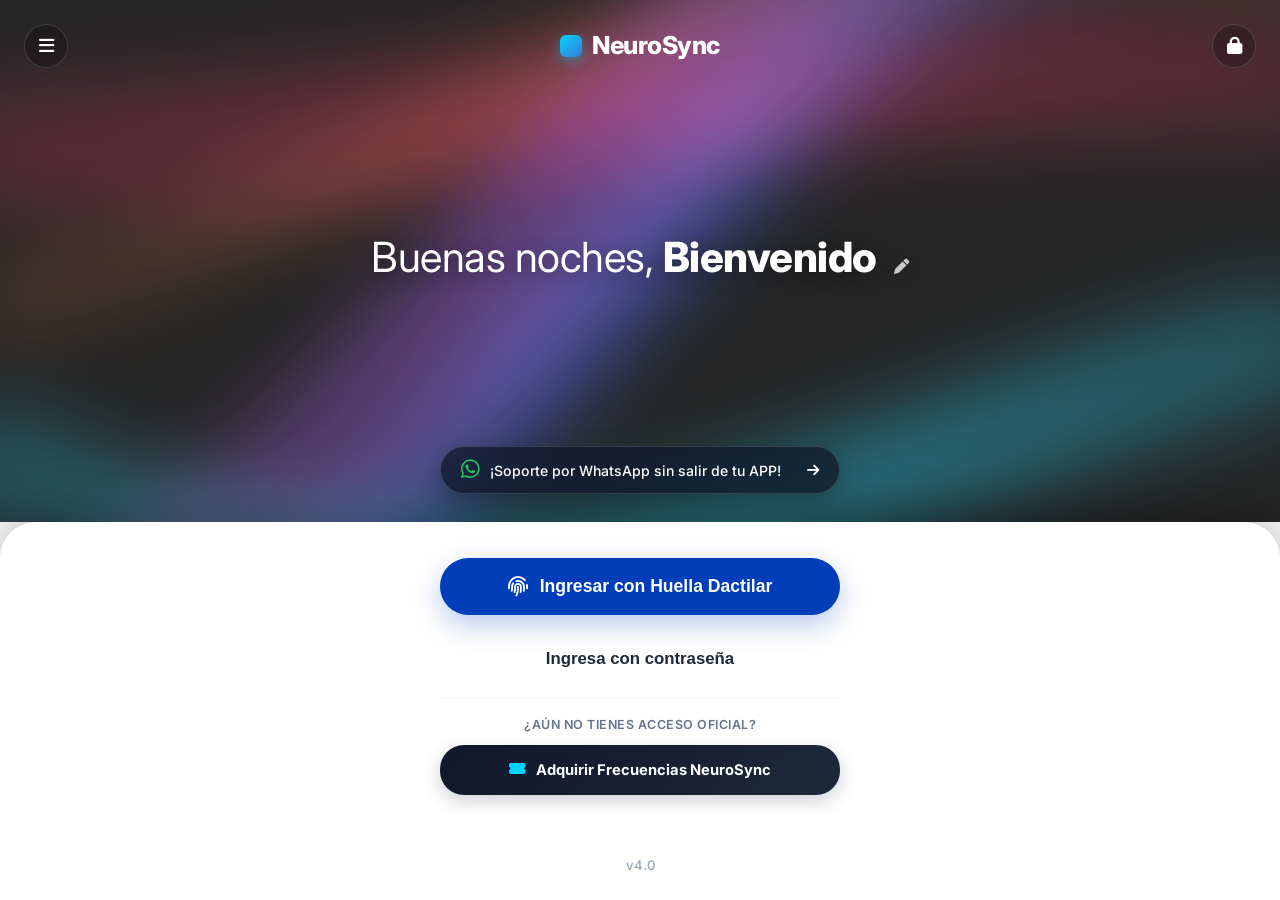
<file: index.html>
<!DOCTYPE html>
<html lang="es">
<head>
    <meta charset="UTF-8">
    <meta name="viewport" content="width=device-width, initial-scale=1.0">
    <title>Acceso Clínico - NeuroSync</title>
    
    <link rel="icon" href="icon.png" type="image/png">
    <link rel="manifest" href="manifest.json">
    <link rel="stylesheet" href="https://cdnjs.cloudflare.com/ajax/libs/font-awesome/6.4.0/css/all.min.css">
    <link rel="stylesheet" href="css/style.css">
    <style>
        * {
            box-sizing: border-box;
            margin: 0;
            padding: 0;
        }

        body, html {
            height: 100%;
            overflow: hidden;
            background: #ffffff;
            font-family: 'Inter', -apple-system, BlinkMacSystemFont, 'Segoe UI', Roboto, sans-serif;
        }

        .banking-app-wrapper {
            height: 100vh;
            width: 100vw;
            display: flex;
            flex-direction: column;
            justify-content: space-between;
            position: relative;
        }

        /* ÁREA SUPERIOR CON FONDO CROMÁTICO */
        .banking-top-area {
            flex: 1;
            min-height: 55vh;
            position: relative;
            overflow: hidden;
            display: flex;
            flex-direction: column;
            justify-content: space-between;
            padding: 24px 24px 28px;
        }

        #chromatic-canvas {
            position: absolute;
            top: 0;
            left: 0;
            width: 100%;
            height: 100%;
            z-index: 1;
        }

        .top-nav-bar {
            position: relative;
            z-index: 10;
            display: flex;
            align-items: center;
            justify-content: space-between;
            width: 100%;
        }

        .banking-nav-circle {
            width: 44px;
            height: 44px;
            border-radius: 50%;
            background: rgba(0, 0, 0, 0.25);
            backdrop-filter: blur(10px);
            border: 1px solid rgba(255, 255, 255, 0.15);
            color: #ffffff;
            display: flex;
            align-items: center;
            justify-content: center;
            font-size: 1.1rem;
            cursor: pointer;
            transition: background 0.2s;
        }

        .banking-nav-circle:hover {
            background: rgba(0, 0, 0, 0.4);
        }

        .banking-logo {
            display: flex;
            align-items: center;
            gap: 10px;
            font-size: 1.55rem;
            font-weight: 800;
            color: #ffffff;
            letter-spacing: -0.5px;
        }

        .logo-square {
            width: 22px;
            height: 22px;
            background: linear-gradient(135deg, #00d4ff, #3a7bd5);
            border-radius: 6px;
            box-shadow: 0 4px 12px rgba(0, 212, 255, 0.4);
        }

        /* SALUDO CENTRAL */
        .banking-greeting-center {
            position: relative;
            z-index: 10;
            text-align: center;
            margin: auto 0;
            cursor: pointer;
            user-select: none;
        }

        .banking-greeting-text {
            font-size: clamp(2rem, 6vw, 2.6rem);
            color: #ffffff;
            font-weight: 400;
            letter-spacing: -0.5px;
            text-shadow: 0 4px 20px rgba(0, 0, 0, 0.35);
        }

        .banking-greeting-text strong {
            font-weight: 800;
        }

        .edit-name-badge {
            display: inline-flex;
            align-items: center;
            justify-content: center;
            margin-left: 8px;
            font-size: 0.9rem;
            opacity: 0.75;
            transition: opacity 0.2s;
        }

        .banking-greeting-center:hover .edit-name-badge {
            opacity: 1;
        }

        /* PÍLDORA WHATSAPP */
        .whatsapp-banner-pill {
            position: relative;
            z-index: 10;
            background: rgba(15, 23, 42, 0.75);
            backdrop-filter: blur(12px);
            border: 1px solid rgba(255, 255, 255, 0.15);
            border-radius: 30px;
            padding: 12px 20px;
            display: flex;
            align-items: center;
            justify-content: space-between;
            gap: 12px;
            color: #ffffff;
            text-decoration: none;
            font-size: 0.88rem;
            font-weight: 500;
            margin: 0 auto;
            max-width: 400px;
            width: 100%;
            box-shadow: 0 8px 24px rgba(0, 0, 0, 0.25);
            transition: transform 0.2s;
        }

        .whatsapp-banner-pill:hover {
            transform: translateY(-2px);
        }

        /* RECUADRO BLANCO INFERIOR (BOTTOM SHEET) */
        .banking-bottom-sheet {
            background: #ffffff;
            border-radius: 36px 36px 0 0;
            padding: 36px 28px 24px;
            min-height: 42vh;
            display: flex;
            flex-direction: column;
            align-items: center;
            justify-content: space-between;
            position: relative;
            z-index: 20;
            box-shadow: 0 -12px 40px rgba(0, 0, 0, 0.25);
        }

        .sheet-content-wrapper {
            width: 100%;
            max-width: 400px;
            display: flex;
            flex-direction: column;
            align-items: center;
        }

        /* BOTÓN PRINCIPAL BIOMÉTRICO */
        .btn-banking-primary {
            background: #003db8;
            color: #ffffff;
            width: 100%;
            padding: 18px 24px;
            border-radius: 30px;
            font-size: 1.1rem;
            font-weight: 700;
            display: flex;
            align-items: center;
            justify-content: center;
            gap: 12px;
            border: none;
            cursor: pointer;
            box-shadow: 0 10px 28px rgba(0, 61, 184, 0.28);
            transition: all 0.25s ease;
        }

        .btn-banking-primary:hover {
            background: #003399;
            transform: translateY(-1px);
            box-shadow: 0 14px 32px rgba(0, 61, 184, 0.35);
        }

        .btn-banking-primary:active {
            transform: scale(0.98);
        }

        /* ENLACE CON CONTRASEÑA */
        .btn-banking-link {
            background: none;
            border: none;
            color: #1e293b;
            font-size: 1.05rem;
            font-weight: 600;
            margin-top: 26px;
            cursor: pointer;
            padding: 8px 16px;
            transition: color 0.2s;
        }

        .btn-banking-link:hover {
            color: #003db8;
        }

        /* FORMULARIO DE CONTRASEÑA */
        .banking-input-wrapper {
            width: 100%;
            position: relative;
            margin-bottom: 14px;
        }

        .banking-input-label {
            display: block;
            font-size: 0.8rem;
            font-weight: 600;
            color: #64748b;
            margin-bottom: 6px;
            text-transform: uppercase;
            letter-spacing: 0.5px;
        }

        .banking-input {
            width: 100%;
            background: #f8fafc;
            border: 1.5px solid #e2e8f0;
            border-radius: 16px;
            padding: 14px 16px;
            font-size: 1rem;
            color: #0f172a;
            outline: none;
            transition: border-color 0.2s;
        }

        .banking-input:focus {
            border-color: #003db8;
            background: #ffffff;
        }

        .msg-banner {
            width: 100%;
            padding: 12px 14px;
            border-radius: 12px;
            font-size: 0.88rem;
            font-weight: 500;
            display: none;
            text-align: center;
            margin-top: 14px;
        }

        .msg-banner.success {
            background: #ecfdf5;
            border: 1px solid #6ee7b7;
            color: #047857;
        }

        .msg-banner.error {
            background: #fef2f2;
            border: 1px solid #fca5a5;
            color: #b91c1c;
        }

        /* BOTÓN DE COMPRA DE LICENCIA */
        .purchase-banner-box {
            width: 100%;
            max-width: 400px;
            margin-top: 20px;
            padding-top: 18px;
            border-top: 1px solid #f1f5f9;
            text-align: center;
        }

        .purchase-banner-text {
            font-size: 0.78rem;
            color: #64748b;
            font-weight: 600;
            margin-bottom: 10px;
            text-transform: uppercase;
            letter-spacing: 0.5px;
        }

        .btn-banking-purchase {
            display: flex;
            align-items: center;
            justify-content: center;
            gap: 10px;
            width: 100%;
            padding: 14px 20px;
            border-radius: 24px;
            background: linear-gradient(135deg, #0f172a, #1e293b);
            color: #ffffff;
            text-decoration: none;
            font-size: 0.92rem;
            font-weight: 700;
            box-shadow: 0 6px 18px rgba(15, 23, 42, 0.2);
            transition: all 0.25s ease;
        }

        .btn-banking-purchase:hover {
            background: linear-gradient(135deg, #003db8, #1e40af);
            transform: translateY(-1px);
            box-shadow: 0 10px 24px rgba(0, 61, 184, 0.28);
        }

        /* VERSIÓN FOOTER */
        .banking-version-footer {
            font-size: 0.82rem;
            color: #94a3b8;
            font-weight: 500;
            margin-top: 20px;
        }
    </style>
</head>
<body>

    <div class="banking-app-wrapper">
        <!-- ÁREA SUPERIOR: FONDO CROMÁTICO + NAVEGACIÓN + SALUDO -->
        <div class="banking-top-area">
            <canvas id="chromatic-canvas"></canvas>

            <div class="top-nav-bar">
                <button class="banking-nav-circle" title="Menú">
                    <i class="fas fa-bars"></i>
                </button>

                <div class="banking-logo">
                    <span class="logo-square"></span>
                    NeuroSync
                </div>

                <button class="banking-nav-circle" title="Seguridad">
                    <i class="fas fa-lock"></i>
                </button>
            </div>

            <!-- SALUDO PERSONALIZABLE POR USUARIO + CRONOLÓGICO -->
            <div class="banking-greeting-center" onclick="changeUserDisplayName()" title="Haz clic para cambiar tu nombre">
                <h1 class="banking-greeting-text">
                    <span id="greeting-time-prefix">Hola</span>, <strong id="user-display-name">Bienvenido</strong>
                    <span class="edit-name-badge"><i class="fas fa-pen" style="font-size: 0.95rem;"></i></span>
                </h1>
            </div>

            <!-- PÍLDORA WHATSAPP -->
            <a href="https://wa.link/3yc8pr" target="_blank" rel="noopener" class="whatsapp-banner-pill">
                <div style="display: flex; align-items: center; gap: 10px;">
                    <i class="fab fa-whatsapp" style="color: #22c55e; font-size: 1.35rem;"></i>
                    <span>¡Soporte por WhatsApp sin salir de tu APP!</span>
                </div>
                <i class="fas fa-arrow-right"></i>
            </a>
        </div>

        <!-- RECUADRO BLANCO INFERIOR -->
        <div class="banking-bottom-sheet">
            <div class="sheet-content-wrapper">
                <!-- VISTA 1: INGRESO BIOMÉTRICO -->
                <div id="biometric-sheet-view" style="width: 100%; text-align: center;">
                    <button type="button" class="btn-banking-primary" id="main-bio-btn" onclick="triggerBiometricAction()">
                        <i id="bio-btn-icon" class="fas fa-expand" style="font-size: 1.25rem;"></i>
                        <span id="bio-btn-text">Ingresar con Face ID</span>
                    </button>

                    <button type="button" class="btn-banking-link" onclick="showPasswordSheetView()">
                        Ingresa con contraseña
                    </button>
                </div>

                <!-- VISTA 2: INGRESO CON CONTRASEÑA -->
                <div id="password-sheet-view" style="display: none; width: 100%;">
                    <button type="button" class="btn-banking-link" style="margin-top: 0; margin-bottom: 18px; font-size: 0.9rem; color: #64748b;" onclick="showBiometricSheetView()">
                        <i class="fas fa-arrow-left"></i> Volver a ingreso biométrico
                    </button>

                    <form id="login-form">
                        <div class="banking-input-wrapper">
                            <label class="banking-input-label">Correo Electrónico</label>
                            <input type="email" id="user-email" class="banking-input" placeholder="correo@ejemplo.com" required autocomplete="email">
                        </div>

                        <div class="banking-input-wrapper">
                            <label class="banking-input-label">Contraseña</label>
                            <input type="password" id="user-pass" class="banking-input" placeholder="••••••••" required autocomplete="current-password">
                        </div>

                        <button type="submit" class="btn-banking-primary" style="margin-top: 10px;" id="submit-login-btn">
                            Validar & Ingresar
                        </button>
                    </form>
                </div>

                <div id="status-message" class="msg-banner"></div>

                <!-- OPCIÓN DIRECTA DE ADQUIRIR LICENCIA -->
                <div class="purchase-banner-box">
                    <div class="purchase-banner-text">¿Aún no tienes acceso oficial?</div>
                    <a href="https://pay.hotmart.com/U104728533E?off=2usi9qc0&checkoutMode=10" target="_blank" rel="noopener" class="btn-banking-purchase">
                        <i class="fas fa-ticket-alt" style="color: #00d4ff;"></i> Adquirir Frecuencias NeuroSync
                    </a>
                </div>
            </div>

            <!-- FOOTER CON VERSIÓN V4.0 -->
            <div class="banking-version-footer">v4.0</div>
        </div>
    </div>

    <script src="js/chromatic-bg.js"></script>
    <script src="js/auth.js"></script>
    <script>
        // 1. Inicializar motor cromático en el recuadro superior
        const chromaEngine = new ChromaticFlowEngine('chromatic-canvas');

        // 2. Saludo Inteligente Cronológico + Nombre Personalizado
        function loadUserDisplayName() {
            // Saludo según la hora del día
            const hour = new Date().getHours();
            let prefix = "Hola";
            if (hour >= 5 && hour < 12) prefix = "Buenos días";
            else if (hour >= 12 && hour < 19) prefix = "Buenas tardes";
            else prefix = "Buenas noches";

            const prefixEl = document.getElementById('greeting-time-prefix');
            if (prefixEl) prefixEl.textContent = prefix;

            // Nombre de usuario guardado o valor por defecto "Bienvenido"
            const savedName = localStorage.getItem('neurosync_user_name') || 'Bienvenido';
            const nameEl = document.getElementById('user-display-name');
            if (nameEl) nameEl.textContent = savedName;
        }
        loadUserDisplayName();

        function changeUserDisplayName() {
            const current = localStorage.getItem('neurosync_user_name') || 'Bienvenido';
            const newName = prompt('Personaliza tu nombre en NeuroSync:', current === 'Bienvenido' ? '' : current);
            if (newName && newName.trim() !== '') {
                localStorage.setItem('neurosync_user_name', newName.trim());
                loadUserDisplayName();
            }
        }

        function saveNameFromEmail(email) {
            if (!email) return;
            const prefix = email.split('@')[0];
            const cleanName = prefix.charAt(0).toUpperCase() + prefix.slice(1).replace(/[^a-zA-ZáéíóúÁÉÍÓÚñÑ]/g, ' ');
            localStorage.setItem('neurosync_user_name', cleanName.trim());
            loadUserDisplayName();
        }

        // 3. Configurar texto e icono biométrico de acuerdo a iOS vs Android
        function setupBiometricDeviceUI() {
            const ua = navigator.userAgent || navigator.vendor || window.opera;
            const isIOS = /iPhone|iPad|iPod/i.test(ua);
            const bioIcon = document.getElementById('bio-btn-icon');
            const bioText = document.getElementById('bio-btn-text');

            if (isIOS) {
                if (bioIcon) bioIcon.className = 'fas fa-expand';
                if (bioText) bioText.textContent = 'Ingresar con Face ID';
            } else {
                if (bioIcon) bioIcon.className = 'fas fa-fingerprint';
                if (bioText) bioText.textContent = 'Ingresar con Huella Dactilar';
            }
        }
        setupBiometricDeviceUI();

        // 4. Alternar entre Vistas Biometría <-> Contraseña
        function showPasswordSheetView() {
            document.getElementById('biometric-sheet-view').style.display = 'none';
            document.getElementById('password-sheet-view').style.display = 'block';
            document.getElementById('status-message').style.display = 'none';
            const emailInput = document.getElementById('user-email');
            if (emailInput) emailInput.focus();
        }

        function showBiometricSheetView() {
            document.getElementById('password-sheet-view').style.display = 'none';
            document.getElementById('biometric-sheet-view').style.display = 'block';
            document.getElementById('status-message').style.display = 'none';
        }

        // 5. Acción Biométrica
        const msgBanner = document.getElementById('status-message');
        const mainBioBtn = document.getElementById('main-bio-btn');

        async function triggerBiometricAction() {
            msgBanner.style.display = 'none';
            const isEnabled = localStorage.getItem('neurosync_biometric_enabled') === 'true';

            if (isEnabled) {
                try {
                    if (mainBioBtn) mainBioBtn.disabled = true;
                    const res = await window.neuroAuth.loginWithBiometrics();
                    saveNameFromEmail(res?.user?.email || localStorage.getItem('neurosync_user_email'));
                    msgBanner.className = 'msg-banner success';
                    msgBanner.innerHTML = `<i class="fas fa-check-circle"></i> Identidad biométrica verificada`;
                    msgBanner.style.display = 'block';

                    setTimeout(() => {
                        window.location.href = 'sincronizador.html';
                    }, 650);
                } catch (err) {
                    msgBanner.className = 'msg-banner error';
                    msgBanner.innerHTML = `<i class="fas fa-exclamation-triangle"></i> ${err.message}`;
                    msgBanner.style.display = 'block';
                } finally {
                    if (mainBioBtn) mainBioBtn.disabled = false;
                }
            } else {
                const emailVal = document.getElementById('user-email') ? document.getElementById('user-email').value.trim() : 'usuario@neurosync.com';
                try {
                    if (mainBioBtn) mainBioBtn.disabled = true;
                    await window.neuroAuth.registerBiometrics(emailVal || 'usuario@neurosync.com');
                    saveNameFromEmail(emailVal);
                    msgBanner.className = 'msg-banner success';
                    msgBanner.innerHTML = `<i class="fas fa-check-circle"></i> ¡Biometría vinculada correctamente!`;
                    msgBanner.style.display = 'block';
                } catch (err) {
                    msgBanner.className = 'msg-banner error';
                    msgBanner.innerHTML = `<i class="fas fa-info-circle"></i> ${err.message}`;
                    msgBanner.style.display = 'block';
                } finally {
                    if (mainBioBtn) mainBioBtn.disabled = false;
                }
            }
        }

        // 6. Envío de formulario con contraseña
        const loginForm = document.getElementById('login-form');
        const submitBtn = document.getElementById('submit-login-btn');

        loginForm.addEventListener('submit', async (e) => {
            e.preventDefault();
            const email = document.getElementById('user-email').value;
            const pass = document.getElementById('user-pass').value;

            submitBtn.disabled = true;
            submitBtn.style.opacity = '0.75';
            msgBanner.style.display = 'none';

            try {
                const res = await window.neuroAuth.login(email, pass);
                saveNameFromEmail(email);
                msgBanner.className = 'msg-banner success';
                msgBanner.innerHTML = `<i class="fas fa-check-circle"></i> ${res.message}`;
                msgBanner.style.display = 'block';

                setTimeout(() => {
                    window.location.href = 'sincronizador.html';
                }, 750);
            } catch (err) {
                msgBanner.className = 'msg-banner error';
                msgBanner.innerHTML = `<i class="fas fa-exclamation-triangle"></i> ${err.message}`;
                msgBanner.style.display = 'block';
            } finally {
                submitBtn.disabled = false;
                submitBtn.style.opacity = '1';
            }
        });
    </script>
</body>
</html>
</file>
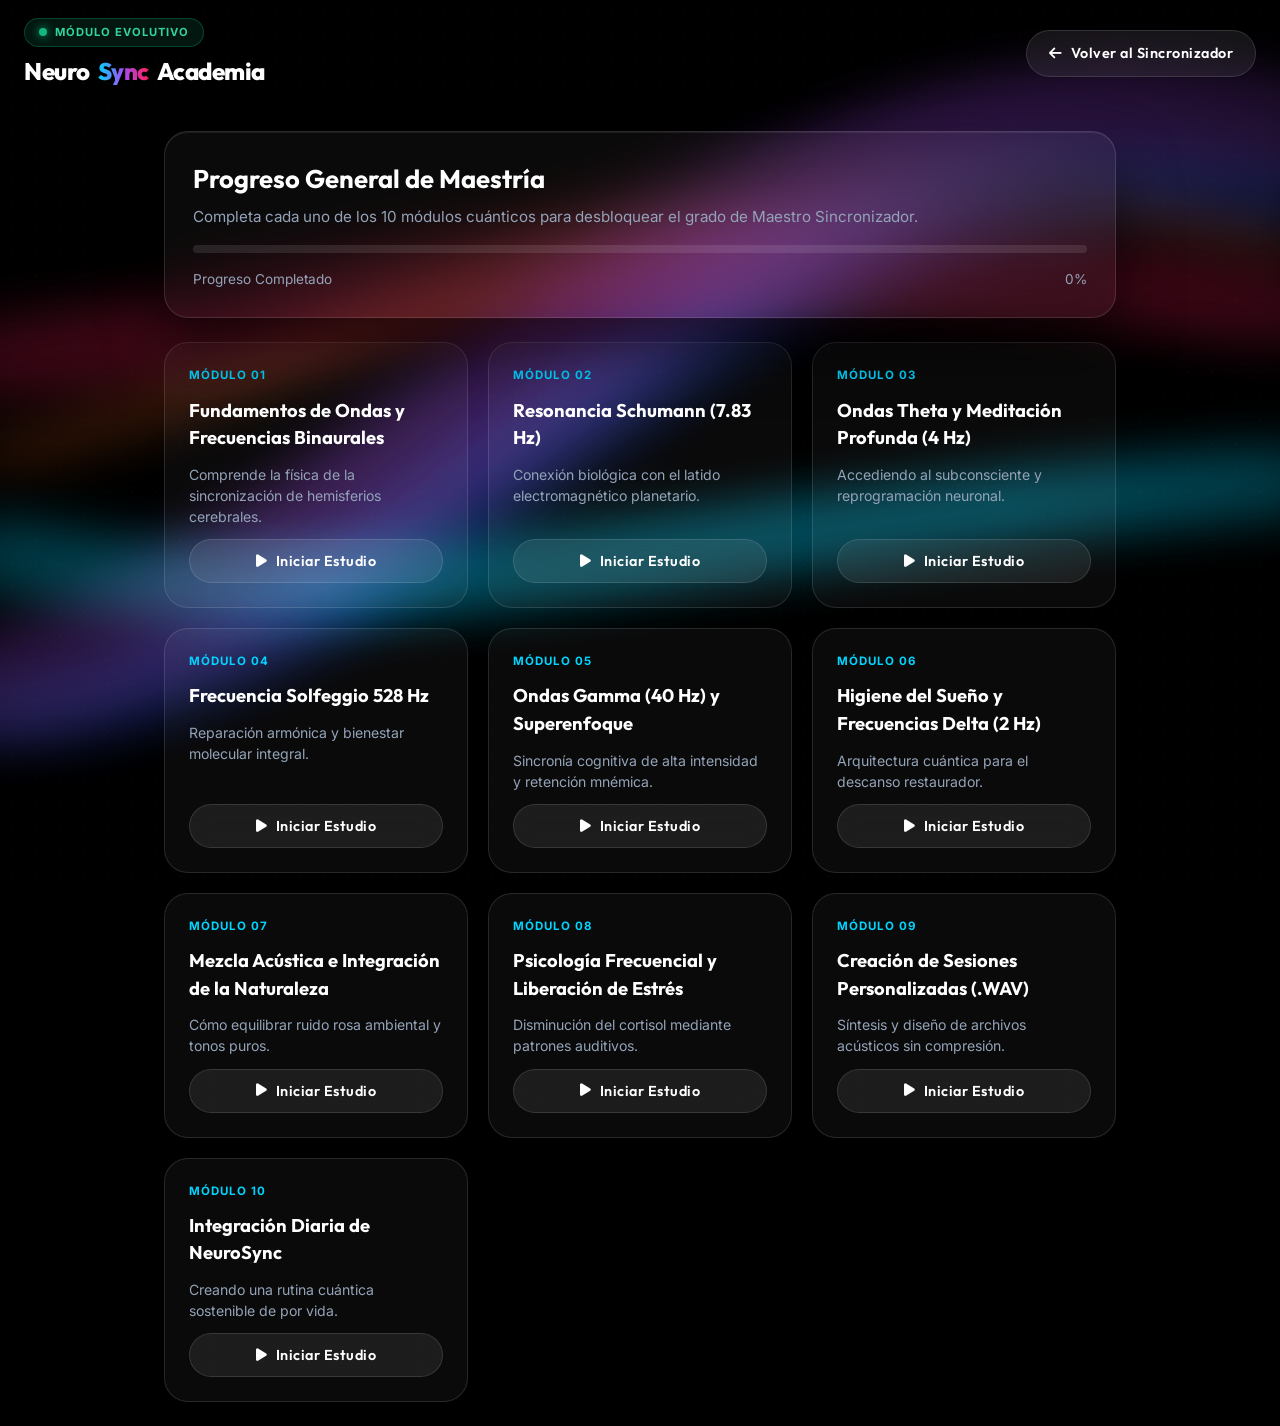
<file: academia.html>
<!DOCTYPE html>
<html lang="es">
<head>
    <meta charset="UTF-8">
    <meta name="viewport" content="width=device-width, initial-scale=1.0">
    <title>Universidad Cuántica - NeuroSync</title>
    
    <link rel="icon" href="icon.png" type="image/png">
    <link rel="stylesheet" href="https://cdnjs.cloudflare.com/ajax/libs/font-awesome/6.4.0/css/all.min.css">
    <link rel="stylesheet" href="css/style.css">

    <style>
        .academia-wrapper {
            max-width: 1000px;
            margin: 0 auto;
            padding: 24px;
            position: relative;
            z-index: 10;
        }

        .modules-grid {
            display: grid;
            grid-template-columns: repeat(auto-fill, minmax(280px, 1fr));
            gap: 20px;
            margin-top: 24px;
        }

        .module-card {
            background: var(--glass-bg);
            border: 1px solid var(--glass-border);
            border-radius: var(--radius-card);
            padding: 24px;
            display: flex;
            flex-direction: column;
            gap: 12px;
            transition: all 0.3s;
        }

        .module-card:hover {
            border-color: var(--glass-border-light);
            transform: translateY(-2px);
        }

        .module-num {
            font-size: 0.72rem;
            font-weight: 700;
            color: var(--chroma-cyan);
            text-transform: uppercase;
            letter-spacing: 1px;
        }

        .module-title {
            font-family: var(--font-heading);
            font-size: 1.15rem;
            font-weight: 700;
        }

        .progress-bar-container {
            width: 100%;
            height: 8px;
            background: rgba(255, 255, 255, 0.1);
            border-radius: 4px;
            overflow: hidden;
            margin: 16px 0;
        }

        .progress-bar-fill {
            height: 100%;
            background: linear-gradient(90deg, var(--chroma-cyan), var(--chroma-violet));
            width: 0%;
            transition: width 0.4s ease;
        }
    </style>
</head>
<body>

    <canvas id="chromatic-canvas"></canvas>
    <div class="film-grain"></div>

    <header class="header-nav">
        <div>
            <div class="status-pill" style="margin-bottom: 6px;">
                <span class="status-dot"></span> Módulo Evolutivo
            </div>
            <div class="brand-title">Neuro<span>Sync</span> Academia</div>
        </div>

        <a href="sincronizador.html" class="btn-pill btn-pill-glass">
            <i class="fas fa-arrow-left"></i> Volver al Sincronizador
        </a>
    </header>

    <div class="academia-wrapper">
        <div class="glass-card">
            <h2 style="font-family: var(--font-heading); font-size: 1.6rem; margin-bottom: 8px;">Progreso General de Maestría</h2>
            <p style="color: var(--text-muted); font-size: 0.95rem;">Completa cada uno de los 10 módulos cuánticos para desbloquear el grado de Maestro Sincronizador.</p>
            
            <div class="progress-bar-container">
                <div id="mastery-bar-fill" class="progress-bar-fill"></div>
            </div>
            <div style="display: flex; justify-content: space-between; font-size: 0.85rem; color: var(--text-muted);">
                <span>Progreso Completado</span>
                <span id="mastery-pct">0%</span>
            </div>
        </div>

        <div id="modules-list" class="modules-grid"></div>
    </div>

    <script src="js/chromatic-bg.js"></script>
    <script>
        const chromaEngine = new ChromaticFlowEngine('chromatic-canvas');

        const modules = [
            { id: 'm1', num: 'Módulo 01', title: 'Fundamentos de Ondas y Frecuencias Binaurales', desc: 'Comprende la física de la sincronización de hemisferios cerebrales.' },
            { id: 'm2', num: 'Módulo 02', title: 'Resonancia Schumann (7.83 Hz)', desc: 'Conexión biológica con el latido electromagnético planetario.' },
            { id: 'm3', num: 'Módulo 03', title: 'Ondas Theta y Meditación Profunda (4 Hz)', desc: 'Accediendo al subconsciente y reprogramación neuronal.' },
            { id: 'm4', num: 'Módulo 04', title: 'Frecuencia Solfeggio 528 Hz', desc: 'Reparación armónica y bienestar molecular integral.' },
            { id: 'm5', num: 'Módulo 05', title: 'Ondas Gamma (40 Hz) y Superenfoque', desc: 'Sincronía cognitiva de alta intensidad y retención mnémica.' },
            { id: 'm6', num: 'Módulo 06', title: 'Higiene del Sueño y Frecuencias Delta (2 Hz)', desc: 'Arquitectura cuántica para el descanso restaurador.' },
            { id: 'm7', num: 'Módulo 07', title: 'Mezcla Acústica e Integración de la Naturaleza', desc: 'Cómo equilibrar ruido rosa ambiental y tonos puros.' },
            { id: 'm8', num: 'Módulo 08', title: 'Psicología Frecuencial y Liberación de Estrés', desc: 'Disminución del cortisol mediante patrones auditivos.' },
            { id: 'm9', num: 'Módulo 09', title: 'Creación de Sesiones Personalizadas (.WAV)', desc: 'Síntesis y diseño de archivos acústicos sin compresión.' },
            { id: 'm10', num: 'Módulo 10', title: 'Integración Diaria de NeuroSync', desc: 'Creando una rutina cuántica sostenible de por vida.' }
        ];

        function renderModules() {
            const list = document.getElementById('modules-list');
            const progress = JSON.parse(localStorage.getItem('neurosync_academia_progress') || '{}');

            list.innerHTML = modules.map(m => {
                const isCompleted = !!progress[m.id];
                return `
                    <div class="module-card">
                        <span class="module-num">${m.num}</span>
                        <div class="module-title">${m.title}</div>
                        <p style="color: var(--text-muted); font-size: 0.88rem; flex: 1;">${m.desc}</p>
                        
                        <button class="btn-pill ${isCompleted ? 'btn-pill-primary' : 'btn-pill-glass'}" style="width: 100%;" onclick="toggleModule('${m.id}')">
                            <i class="fas ${isCompleted ? 'fa-check-circle' : 'fa-play'}"></i>
                            ${isCompleted ? 'Completado' : 'Iniciar Estudio'}
                        </button>
                    </div>
                `;
            }).join('');

            updateMasteryBar();
        }

        function toggleModule(id) {
            const progress = JSON.parse(localStorage.getItem('neurosync_academia_progress') || '{}');
            progress[id] = !progress[id];
            localStorage.setItem('neurosync_academia_progress', JSON.stringify(progress));
            renderModules();
        }

        function updateMasteryBar() {
            const progress = JSON.parse(localStorage.getItem('neurosync_academia_progress') || '{}');
            const completedCount = Object.values(progress).filter(Boolean).length;
            const pct = Math.round((completedCount / modules.length) * 100);

            document.getElementById('mastery-bar-fill').style.width = `${pct}%`;
            document.getElementById('mastery-pct').innerText = `${pct}%`;
        }

        renderModules();
    </script>
</body>
</html>
</file>
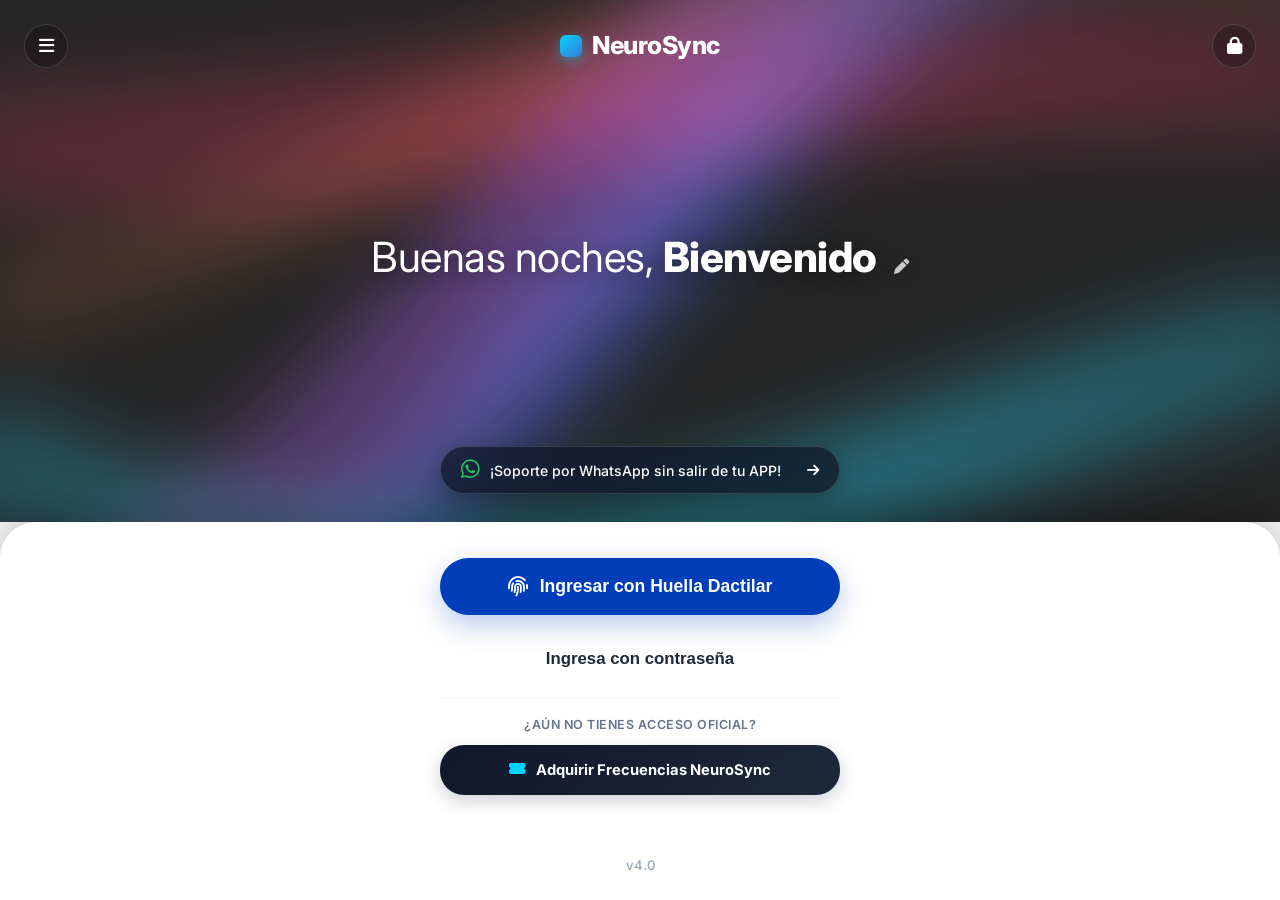
<file: sincronizador.html>
<!DOCTYPE html>
<html lang="es">
<head>
    <meta charset="UTF-8">
    <meta name="viewport" content="width=device-width, initial-scale=1.0">
    <title>Sincronizador - Reproductor Frecuencial</title>
    
    <link rel="icon" href="icon.png" type="image/png">
    <link rel="manifest" href="manifest.json">
    <link rel="stylesheet" href="https://cdnjs.cloudflare.com/ajax/libs/font-awesome/6.4.0/css/all.min.css">
    <link rel="stylesheet" href="css/style.css">
</head>
<body>

    <!-- CHROMATIC FLOWING DISTORTION BACKGROUND -->
    <canvas id="chromatic-canvas"></canvas>
    <div class="film-grain"></div>

    <!-- MEDITATION LOCK SCREEN (FULL SCREEN OVERLAY) -->
    <div id="meditation-lock" class="view-screen" style="background: #000; z-index: 9999; justify-content: center; align-items: center;" onclick="toggleMeditationLock()">
        <div style="text-align: center;">
            <i class="fas fa-lock" style="font-size: 3rem; color: var(--chroma-cyan); margin-bottom: 20px; display: block;"></i>
            <h2 style="font-family: var(--font-heading); font-weight: 300; letter-spacing: 2px; font-size: clamp(1.4rem, 4vw, 2.2rem);">MODO MEDITACIÓN CUÁNTICA</h2>
            <p style="color: var(--text-muted); font-size: 0.95rem; margin-top: 12px;">Toca en cualquier parte para desbloquear la pantalla</p>
        </div>
    </div>

    <!-- SIDEBAR DRAWER MENU -->
    <div id="sidebar-drawer" class="sidebar-drawer">
        <div style="display: flex; justify-content: space-between; align-items: center;">
            <div class="brand-title" style="font-size: 1.3rem;">Neuro<span>Sync</span></div>
            <i class="fas fa-times" style="cursor: pointer; font-size: 1.3rem;" onclick="toggleDrawer()"></i>
        </div>

        <div style="display: flex; flex-direction: column; gap: 6px; margin-top: 16px;">
            <div class="sidebar-item" onclick="toggleDrawer(); openScreen('screen-reporte');">
                <i class="fas fa-chart-line" style="color: var(--chroma-cyan);"></i> Reporte & Frecuencias Favoritas
            </div>
            <div class="sidebar-item" onclick="toggleDrawer(); openScreen('screen-leaderboard');">
                <i class="fas fa-trophy" style="color: var(--chroma-yellow);"></i> Top Global de Resonancia
            </div>
            <div class="sidebar-item" onclick="toggleDrawer(); openScreen('screen-wall');">
                <i class="fas fa-comment-dots" style="color: #6ee7b7;"></i> Muro de Resonancia Global
            </div>
            <div class="sidebar-item" onclick="toggleDrawer(); openScreen('screen-binaural');">
                <i class="fas fa-headphones" style="color: var(--chroma-cyan);"></i> Motor Binaural Dual
            </div>
            <div class="sidebar-item" onclick="toggleDrawer(); openScreen('screen-nature');">
                <i class="fas fa-leaf" style="color: var(--chroma-green);"></i> Sonidos de la Naturaleza
            </div>
            <div class="sidebar-item" onclick="toggleDrawer(); openScreen('screen-healing');">
                <i class="fas fa-spa" style="color: #00d4ff;"></i> Frecuencias Sanadoras
            </div>
            <div class="sidebar-item" onclick="toggleDrawer(); openScreen('screen-generator');">
                <i class="fas fa-wave-square" style="color: var(--chroma-violet);"></i> Generador & Exporter WAV
            </div>
            <div class="sidebar-item" onclick="toggleDrawer(); toggleMeditationLock();">
                <i class="fas fa-moon" style="color: #94a3b8;"></i> Modo Meditación Profunda
            </div>
        </div>

        <div style="margin-top: auto;">
            <button class="btn-pill btn-pill-glass" style="width: 100%;" onclick="window.neuroAuth.logout()">
                <i class="fas fa-sign-out-alt"></i> Cerrar Sesión
            </button>
        </div>
    </div>

    <!-- ======================================================================
         SCREEN 0: MAIN SPOTIFY-STYLE BASE PLAYER (DEFAULT SCREEN)
         ====================================================================== -->
    <div id="screen-main" style="min-height: 100vh; display: flex; flex-direction: column; position: relative; z-index: 10;">
        <!-- HEADER NAVIGATION -->
        <header class="header-nav">
            <div>
                <div class="brand-title">Neuro<span>Sync</span></div>
            </div>

            <div class="nav-actions">
                <button class="btn-icon" title="Menú Principal" onclick="toggleDrawer()">
                    <i class="fas fa-bars"></i>
                </button>
            </div>
        </header>

        <!-- SPOTIFY-STYLE BASE AUDIO PLAYER -->
        <main style="flex: 1; display: flex; flex-direction: column; align-items: center; justify-content: center; padding: 16px;">
            <div class="spotify-player-wrapper">
                <div class="player-header-tag">REPRODUCIENDO AHORA</div>

                <div id="player-artwork-box" class="player-artwork-container paused">
                    <div class="player-artwork-glow"></div>
                    <div class="player-artwork-card">
                        <div id="artwork-num" class="artwork-freq-hz">111<span class="artwork-freq-unit">Hz</span></div>
                    </div>
                </div>

                <div class="player-meta">
                    <div id="player-title" class="player-meta-title">111 Hz</div>
                    <div id="player-desc" class="player-meta-desc">Regeneración celular y relajación profunda</div>
                </div>

                <!-- Progress Bar Slider -->
                <div class="player-progress-area">
                    <input type="range" id="track-seek-slider" class="progress-bar-slider" min="0" max="100" value="0" oninput="seekBaseAudio(this.value)">
                    <div class="time-labels">
                        <span id="curr-time-lbl">0:00</span>
                        <span id="total-time-lbl">0:00</span>
                    </div>
                </div>

                <!-- Media Controls (5 Buttons EXACTLY LIKE SPOTIFY: Shuffle, Prev, Play/Pause, Next, Loop) -->
                <div class="player-controls">
                    <button id="btn-shuffle" class="ctrl-btn-secondary" title="Modo Aleatorio" onclick="toggleShuffleMode()">
                        <i class="fas fa-random"></i>
                    </button>

                    <button class="ctrl-btn-secondary" title="Anterior" onclick="prevFrequencyTrack()">
                        <i class="fas fa-step-backward"></i>
                    </button>

                    <button id="main-play-pause-btn" class="ctrl-btn-main" title="Reproducir / Pausar" onclick="toggleBasePlayer()">
                        <i class="fas fa-play" style="margin-left: 4px;"></i>
                    </button>

                    <button class="ctrl-btn-secondary" title="Siguiente" onclick="nextFrequencyTrack()">
                        <i class="fas fa-step-forward"></i>
                    </button>

                    <button id="btn-loop" class="ctrl-btn-secondary" title="Repetir Frecuencia en Bucle" onclick="toggleLoopMode()">
                        <i class="fas fa-redo-alt"></i>
                    </button>
                </div>

                <!-- Bottom Spotify Actions Row: Connect Bluetooth & Share Sheet -->
                <div class="player-bottom-bar">
                    <button id="btn-bt-bar" class="spotify-bottom-btn" title="Conectar a Dispositivos Bluetooth o Altavoces" onclick="openScreen('screen-bluetooth')">
                        <i class="fas fa-broadcast-tower"></i>
                    </button>

                    <div style="display: flex; gap: 8px;">
                        <button class="spotify-bottom-btn" title="Compartir Frecuencia en WhatsApp" onclick="openScreen('screen-share')">
                            <i class="fas fa-share-alt"></i>
                        </button>
                        <button class="spotify-bottom-btn" title="Lista de Frecuencias" onclick="openScreen('screen-reporte')">
                            <i class="fas fa-stream"></i>
                        </button>
                    </div>
                </div>

            </div>

            <!-- Frequencies Playlist Selector Grid -->
            <div style="width: 100%; max-width: 960px; margin-top: 28px; padding: 0 12px;">
                <div style="margin-bottom: 14px;">
                    <span style="font-size: 0.78rem; font-weight: 700; color: var(--text-muted); text-transform: uppercase; letter-spacing: 1px;">
                        Seleccionar Frecuencia Base (13 Frecuencias Sagradas)
                    </span>
                </div>
                <div id="playlist-grid" class="freq-playlist-grid"></div>
            </div>
        </main>
    </div>

    <!-- ======================================================================
         FULL SCREEN: CONECTAR A BLUETOOTH & ALTAVOCES
         ====================================================================== -->
    <div id="screen-bluetooth" class="view-screen">
        <div class="view-header-bar">
            <button class="btn-pill btn-pill-glass" onclick="showMainPlayerView()">
                <i class="fas fa-arrow-left"></i> Volver al Reproductor
            </button>
            <h2 style="font-family: var(--font-heading); font-size: clamp(1.3rem, 4vw, 1.8rem);">
                <i class="fas fa-broadcast-tower" style="color: #34d399;"></i> Conectar Dispositivo Bluetooth
            </h2>
        </div>

        <div class="view-screen-container" style="max-width: 680px;">
            <div class="glass-card" style="margin-bottom: 24px;">
                <h3 style="font-family: var(--font-heading); font-size: 1.3rem; margin-bottom: 8px;">Conexión de Altavoces y Audífonos</h3>
                <p style="color: var(--text-muted); font-size: 0.9rem; margin-bottom: 24px;">
                    Sincroniza tus frecuencias con altavoces de alta definición, audífonos binaurales o sistemas de sonido envolvente por Bluetooth.
                </p>

                <button class="btn-pill btn-pill-chroma" style="width: 100%; padding: 16px; font-size: 1.05rem; margin-bottom: 24px;" onclick="connectBluetoothDevice()">
                    <i class="fab fa-bluetooth-b"></i> Emparejar Nuevo Dispositivo Bluetooth
                </button>

                <div style="font-size: 0.75rem; font-weight: 700; color: var(--text-muted); text-transform: uppercase; letter-spacing: 1px; margin-bottom: 14px;">
                    Dispositivos de Audio Disponibles
                </div>

                <div id="device-list-container" style="display: flex; flex-direction: column; gap: 12px;">
                    <div class="glass-card" style="padding: 16px 20px; display: flex; justify-content: space-between; align-items: center; border-color: #10b981;">
                        <div style="display: flex; align-items: center; gap: 14px;">
                            <i class="fas fa-mobile-alt" style="font-size: 1.4rem; color: #10b981;"></i>
                            <div>
                                <div style="font-weight: 700; color: #fff;">Este Dispositivo (Audio Nativo)</div>
                                <div style="font-size: 0.8rem; color: #34d399;">Salida activa actualmente</div>
                            </div>
                        </div>
                        <span class="status-pill">ACTIVO</span>
                    </div>

                    <div class="glass-card" style="padding: 16px 20px; display: flex; justify-content: space-between; align-items: center; cursor: pointer;" onclick="connectBluetoothDevice()">
                        <div style="display: flex; align-items: center; gap: 14px;">
                            <i class="fas fa-headphones-alt" style="font-size: 1.4rem; color: var(--chroma-cyan);"></i>
                            <div>
                                <div style="font-weight: 700; color: #fff;">Audífonos / Altavoz Externo Bluetooth</div>
                                <div style="font-size: 0.8rem; color: var(--text-muted);">Emparejar por Web Bluetooth API</div>
                            </div>
                        </div>
                        <i class="fas fa-chevron-right" style="color: var(--text-muted);"></i>
                    </div>
                </div>
            </div>
        </div>
    </div>

    <!-- ======================================================================
         FULL SCREEN: COMPARTIR EN WHATSAPP (ESTADO O CHAT) & REDES
         ====================================================================== -->
    <div id="screen-share" class="view-screen">
        <div class="view-header-bar">
            <button class="btn-pill btn-pill-glass" onclick="showMainPlayerView()">
                <i class="fas fa-arrow-left"></i> Volver al Reproductor
            </button>
            <h2 style="font-family: var(--font-heading); font-size: clamp(1.3rem, 4vw, 1.8rem);">
                <i class="fas fa-share-alt" style="color: var(--chroma-cyan);"></i> Compartir Frecuencia (Estilo Spotify)
            </h2>
        </div>

        <div class="view-screen-container" style="max-width: 650px;">
            <!-- SPOTIFY VISUAL SHARE CARD PREVIEW -->
            <div class="glass-card" style="background: linear-gradient(145deg, rgba(16,185,129,0.18), rgba(0,0,0,0.8)); border-color: rgba(16,185,129,0.35); padding: 32px; text-align: center; margin-bottom: 24px;">
                <div style="font-size: 0.75rem; font-weight: 700; letter-spacing: 2px; color: #34d399; text-transform: uppercase; margin-bottom: 16px;">
                    ESTADO DE RESONANCIA NEUROSYNC
                </div>

                <div style="width: 130px; height: 130px; border-radius: 24px; background: #000; border: 2px solid rgba(255,255,255,0.25); margin: 0 auto 18px; display: flex; align-items: center; justify-content: center; box-shadow: 0 15px 35px rgba(0,0,0,0.8);">
                    <div id="share-card-hz" style="font-family: var(--font-heading); font-size: 2.3rem; font-weight: 800; color: #fff;">
                        111<span style="font-size: 1.1rem;">Hz</span>
                    </div>
                </div>

                <h3 id="share-card-title" style="font-family: var(--font-heading); font-size: 1.6rem; color: #fff; margin-bottom: 6px;">
                    111 Hz - Regeneración celular
                </h3>
                <p style="color: var(--text-muted); font-size: 0.9rem; max-width: 420px; margin: 0 auto;">
                    "Sintonizando mi campo electromagnético y celular en alta resonancia con NeuroSync."
                </p>
            </div>

            <!-- SHARE ACTION BUTTONS -->
            <div style="display: flex; flex-direction: column; gap: 14px;">
                <button class="btn-pill btn-pill-whatsapp" style="width: 100%; padding: 18px; font-size: 1.08rem;" onclick="shareToWhatsAppStatus()">
                    <i class="fab fa-whatsapp" style="font-size: 1.4rem;"></i> Compartir en WhatsApp (Estado o Chat)
                </button>

                <button class="btn-pill btn-pill-chroma" style="width: 100%; padding: 16px; font-size: 1rem;" onclick="shareViaWebShare()">
                    <i class="fas fa-share-square"></i> Compartir con Otras Aplicaciones (Instagram, Telegram)
                </button>

                <button class="btn-pill btn-pill-glass" style="width: 100%; padding: 16px; font-size: 0.95rem;" onclick="copyFrequencyShareLink()">
                    <i class="fas fa-copy"></i> Copiar Mensaje & Enlace de Resonancia
                </button>
            </div>
        </div>
    </div>

    <!-- ======================================================================
         FULL SCREEN: REPORTE & FRECUENCIAS FAVORITAS
         ====================================================================== -->
    <div id="screen-reporte" class="view-screen">
        <div class="view-header-bar">
            <button class="btn-pill btn-pill-glass" onclick="showMainPlayerView()">
                <i class="fas fa-arrow-left"></i> Volver al Reproductor
            </button>
            <h2 style="font-family: var(--font-heading); font-size: clamp(1.3rem, 4vw, 1.8rem);">
                <i class="fas fa-chart-line" style="color: var(--chroma-cyan);"></i> Reporte & Frecuencias Favoritas
            </h2>
        </div>

        <div class="view-screen-container">
            <div class="stats-grid-3">
                <div class="glass-card" style="text-align: center;">
                    <div style="font-size: 0.75rem; color: var(--text-muted); text-transform: uppercase; letter-spacing: 1px;">Tiempo Total Escuchado</div>
                    <div id="rep-total-min" style="font-family: var(--font-heading); font-size: 2.4rem; font-weight: 800; color: var(--chroma-cyan); margin-top: 6px;">0 m</div>
                </div>

                <div class="glass-card" style="text-align: center;">
                    <div style="font-size: 0.75rem; color: var(--text-muted); text-transform: uppercase; letter-spacing: 1px;">Días Activos (Semana)</div>
                    <div id="rep-days-week" style="font-family: var(--font-heading); font-size: 2.4rem; font-weight: 800; color: var(--chroma-green); margin-top: 6px;">1 / 7</div>
                </div>

                <div class="glass-card" style="text-align: center;">
                    <div style="font-size: 0.75rem; color: var(--text-muted); text-transform: uppercase; letter-spacing: 1px;">Frecuencia Favorita</div>
                    <div id="rep-fav-hz" style="font-family: var(--font-heading); font-size: 2rem; font-weight: 800; color: var(--chroma-yellow); margin-top: 6px;">111 Hz</div>
                </div>
            </div>

            <div style="margin-bottom: 16px; font-weight: 700; font-size: 0.88rem; color: var(--text-muted); text-transform: uppercase; letter-spacing: 1px;">
                Desglose Completo por Frecuencia Escuchada
            </div>
            <div id="reporte-freq-list" style="display: flex; flex-direction: column; gap: 14px;"></div>
        </div>
    </div>

    <!-- ======================================================================
         FULL SCREEN: TOP GLOBAL DE RESONANCIA (SUPABASE)
         ====================================================================== -->
    <div id="screen-leaderboard" class="view-screen">
        <div class="view-header-bar">
            <button class="btn-pill btn-pill-glass" onclick="showMainPlayerView()">
                <i class="fas fa-arrow-left"></i> Volver al Reproductor
            </button>
            <h2 style="font-family: var(--font-heading); font-size: clamp(1.3rem, 4vw, 1.8rem);">
                <i class="fas fa-globe-americas" style="color: var(--chroma-yellow);"></i> Top Global de Resonancia
            </h2>
        </div>

        <div class="view-screen-container">
            <div style="display: flex; justify-content: space-between; align-items: center; background: rgba(0,212,255,0.08); border: 1px solid rgba(0,212,255,0.25); padding: 18px 24px; border-radius: 18px; margin-bottom: 24px; flex-wrap: wrap; gap: 12px;">
                <div>
                    <span style="font-size: 0.85rem; color: var(--text-muted);">Tu Puntuación en Supabase:</span>
                    <strong id="my-supabase-score" style="color: #ffffff; font-size: 1.25rem; margin-left: 8px;">0 min</strong>
                </div>
                <button class="btn-pill btn-pill-chroma" onclick="syncMyStatsToSupabase()">
                    <i class="fas fa-sync-alt"></i> Sincronizar Ahora con Supabase
                </button>
            </div>

            <div id="leaderboard-list" style="display: flex; flex-direction: column; gap: 12px;">
                <div style="text-align: center; color: var(--text-muted); padding: 40px;">Cargando Top Global desde Supabase...</div>
            </div>
        </div>
    </div>

    <!-- OTHER ENGINES SCREENS (BINAURAL, NATURE, GENERATOR) -->
    <div id="screen-binaural" class="view-screen">
        <div class="view-header-bar">
            <button class="btn-pill btn-pill-glass" onclick="showMainPlayerView()"><i class="fas fa-arrow-left"></i> Volver al Reproductor</button>
            <h2 style="font-family: var(--font-heading);">Motor Binaural Dual</h2>
        </div>
        <div class="view-screen-container">
            <div class="glass-card">
                <p style="color: var(--text-muted); margin-bottom: 20px;">Genera ondas Delta, Theta, Alfa y Gamma con separación estéreo.</p>
                <button class="btn-pill btn-pill-chroma" style="width: 100%;" id="binaural-toggle-btn" onclick="toggleBinauralEngine()"><i class="fas fa-play"></i> Activar Motor Binaural</button>
            </div>
        </div>
    </div>

    <div id="screen-nature" class="view-screen">
        <div class="view-header-bar">
            <button class="btn-pill btn-pill-glass" onclick="showMainPlayerView()"><i class="fas fa-arrow-left"></i> Volver al Reproductor</button>
            <h2 style="font-family: var(--font-heading); background: linear-gradient(90deg, #10b981, #06b6d4); -webkit-background-clip: text; -webkit-text-fill-color: transparent;"><i class="fas fa-microchip"></i> MATRIZ CUÁNTICA DE NATURALEZA</h2>
        </div>
        <div class="view-screen-container">
            <!-- QUANTUM MIXER DECK -->
            <div class="nature-deck-panel">
                <div class="nature-deck-header">
                    <div>
                        <div class="nature-status-badge">
                            <span class="nature-status-dot"></span>
                            <span id="nature-active-counter">CANALES ACTIVOS: 0 / 15</span>
                        </div>
                    </div>
                    <div style="display: flex; align-items: center; gap: 16px; flex-wrap: wrap;">
                        <div style="display: flex; align-items: center; gap: 10px;">
                            <i class="fas fa-volume-up" style="color: var(--chroma-green);"></i>
                            <span style="font-size: 0.8rem; color: var(--text-muted); font-weight: 600;">VOL MAESTRO</span>
                            <input type="range" min="0" max="1" step="0.01" value="0.7" class="cyber-slider" style="width: 110px;" oninput="onMasterNatureVolumeChange(this.value)">
                        </div>
                        <button class="btn-pill btn-pill-glass" style="border-color: rgba(239,68,68,0.4); color: #f87171;" onclick="stopAllNatureChannels()">
                            <i class="fas fa-stop-circle"></i> Detener Todo
                        </button>
                    </div>
                </div>

                <!-- PRESETS INTELIGENTES -->
                <div style="font-size: 0.78rem; font-weight: 700; color: var(--text-muted); letter-spacing: 1.5px; text-transform: uppercase;">
                    <i class="fas fa-magic" style="color: var(--chroma-cyan);"></i> PRESETS BIO-ACÚSTICOS CUÁNTICOS
                </div>
                <div class="nature-presets-row">
                    <button class="nature-preset-btn" onclick="applyNaturePreset('tormenta')">
                        <i class="fas fa-cloud-showers-heavy" style="color: #38bdf8;"></i> Tormenta en el Bosque
                    </button>
                    <button class="nature-preset-btn" onclick="applyNaturePreset('costera')">
                        <i class="fas fa-water" style="color: #06b6d4;"></i> Meditación Costera Delta
                    </button>
                    <button class="nature-preset-btn" onclick="applyNaturePreset('fogata')">
                        <i class="fas fa-fire" style="color: #f97316;"></i> Fogata Estelar Nocturna
                    </button>
                    <button class="nature-preset-btn" onclick="applyNaturePreset('zen')">
                        <i class="fas fa-dove" style="color: #10b981;"></i> Santuario Zen Fluvial
                    </button>
                </div>
            </div>

            <!-- CHANNEL GRID -->
            <div id="nature-grid-modal" class="nature-channels-grid"></div>
        </div>
    </div>

    <div id="screen-generator" class="view-screen">
        <div class="view-header-bar">
            <button class="btn-pill btn-pill-glass" onclick="showMainPlayerView()"><i class="fas fa-arrow-left"></i> Volver al Reproductor</button>
            <h2 style="font-family: var(--font-heading);">Generador & Exporter WAV</h2>
        </div>
        <div class="view-screen-container">
            <div class="glass-card" style="max-width: 500px; margin: 0 auto;">
                <label class="input-label">Frecuencia Deseada (Hz)</label>
                <input type="number" id="gen-freq-input" class="form-input" value="432" style="margin-bottom: 16px;">
            </div>
        </div>
    </div>

    <!-- FRECUENCIAS SANADORAS / MEDITACIONES GUIADAS (FONDO BUDA) -->
    <div id="screen-healing" class="view-screen healing-buddha-screen">
        <div class="view-header-bar">
            <button class="btn-pill btn-pill-glass" onclick="showMainPlayerView()"><i class="fas fa-arrow-left"></i> Volver al Reproductor</button>
            <h2 style="font-family: var(--font-heading); background: linear-gradient(90deg, #00d4ff, #a855f7); -webkit-background-clip: text; -webkit-text-fill-color: transparent;"><i class="fas fa-spa"></i> Frecuencias Sanadoras y Meditación</h2>
        </div>
        <div class="view-screen-container">
            <!-- Reproductor Cuántico de Meditación -->
            <div id="healing-player-deck" class="glass-card" style="margin-bottom: 24px; padding: 24px; background: rgba(15, 23, 42, 0.88); border: 1px solid rgba(0, 212, 255, 0.35); box-shadow: 0 10px 40px rgba(0, 0, 0, 0.75);">
                <div style="display: flex; justify-content: space-between; align-items: center; margin-bottom: 16px; flex-wrap: wrap; gap: 12px;">
                    <div style="display: flex; align-items: center; gap: 12px;">
                        <div style="width: 44px; height: 44px; border-radius: 12px; background: rgba(0, 212, 255, 0.15); display: flex; align-items: center; justify-content: center;">
                            <i class="fas fa-spa" style="color: #00d4ff; font-size: 1.3rem;"></i>
                        </div>
                        <div>
                            <div style="font-size: 0.72rem; color: #00d4ff; font-weight: 700; letter-spacing: 1.5px; text-transform: uppercase;">REPRODUCIENDO FRECUENCIA SANADORA</div>
                            <div id="healing-current-title" style="font-size: 1.15rem; font-weight: 700; color: #fff;">Selecciona un audio para iniciar</div>
                        </div>
                    </div>
                </div>

                <!-- Barra de Progreso -->
                <div style="display: flex; align-items: center; gap: 14px; margin-bottom: 20px;">
                    <span id="healing-time-current" style="color: var(--text-muted); font-size: 0.85rem; width: 45px; text-align: right; font-family: monospace;">0:00</span>
                    <input type="range" id="healing-progress-slider" min="0" max="100" value="0" step="0.1" class="cyber-slider" style="flex: 1;" oninput="onHealingSeek(this.value)">
                    <span id="healing-time-total" style="color: var(--text-muted); font-size: 0.85rem; width: 45px; font-family: monospace;">0:00</span>
                </div>

                <!-- Controles de Reproducción -->
                <div style="display: flex; justify-content: center; align-items: center; gap: 24px;">
                    <button class="btn-pill btn-pill-glass" style="width: 46px; height: 46px; padding: 0; border-radius: 50%;" onclick="prevHealingTrack()"><i class="fas fa-step-backward"></i></button>
                    <button id="healing-play-btn" onclick="toggleHealingPlay()" style="background: linear-gradient(135deg, #00d4ff, #a855f7); border: none; width: 64px; height: 64px; border-radius: 50%; color: #fff; font-size: 1.5rem; cursor: pointer; box-shadow: 0 4px 25px rgba(0,212,255,0.4); display: flex; align-items: center; justify-content: center; transition: all 0.3s;">
                        <i class="fas fa-play" id="healing-play-icon" style="margin-left: 3px;"></i>
                    </button>
                    <button class="btn-pill btn-pill-glass" style="width: 46px; height: 46px; padding: 0; border-radius: 50%;" onclick="nextHealingTrack()"><i class="fas fa-step-forward"></i></button>
                </div>
            </div>

            <!-- Lista de 10 Audios de Meditación -->
            <div id="healing-grid-list" style="display: grid; grid-template-columns: repeat(auto-fill, minmax(280px, 1fr)); gap: 16px;"></div>
        </div>
    </div>

    <!-- ======================================================================
         FULL SCREEN: MURO DE RESONANCIA GLOBAL
         ====================================================================== -->
    <div id="screen-wall" class="view-screen">
        <div class="view-header-bar">
            <button class="btn-pill btn-pill-glass" onclick="showMainPlayerView()">
                <i class="fas fa-arrow-left"></i> Volver al Reproductor
            </button>
            <h2 style="font-family: var(--font-heading); font-size: clamp(1.3rem, 4vw, 1.8rem);">
                <i class="fas fa-comment-dots" style="color: #6ee7b7;"></i> Muro de Resonancia Global
            </h2>
        </div>

        <div class="view-screen-container">
            <p style="text-align: center; color: var(--text-muted); font-size: 0.92rem; margin-bottom: 24px;">
                Comparte tu experiencia frecuencial con la comunidad de sincronizadores en tiempo real
            </p>

            <div class="glass-card" style="margin-bottom: 24px; padding: 20px;">
                <textarea id="wall-post-text" rows="3" class="form-input" placeholder="¿Qué sientes en tu interior ahora mismo o qué frecuencia estás experimentando?" style="width: 100%; resize: none; margin-bottom: 14px; background: rgba(0,0,0,0.35); border: 1px solid rgba(255,255,255,0.15); border-radius: 14px; padding: 14px; color: #fff; font-size: 0.95rem;"></textarea>
                <div style="display: flex; justify-content: space-between; align-items: center; flex-wrap: wrap; gap: 10px;">
                    <span style="font-size: 0.82rem; color: var(--text-muted);"><i class="fas fa-globe" style="color: var(--chroma-cyan);"></i> Comunidad Global Sincronizada</span>
                    <button class="btn-pill btn-pill-primary" onclick="submitWallPost()"><i class="fas fa-paper-plane"></i> Compartir Vibración</button>
                </div>
            </div>

            <div id="wall-feed-container" style="display: flex; flex-direction: column; gap: 16px;">
                <!-- Feed dinámico -->
            </div>
        </div>
    </div>

    <script src="js/chromatic-bg.js"></script>
    <script src="js/auth.js"></script>
    <script src="js/audio-engine.js"></script>
    <script>
        // Init Chromatic Background Engine
        const chromaEngine = new ChromaticFlowEngine('chromatic-canvas');

        // Check authentication
        if (window.neuroAuth && !window.neuroAuth.isAuthenticated()) {
            window.location.href = 'index.html';
        }

        /* ====================================================================
           FULL-SCREEN VIEW SWITCHING SYSTEM
           ==================================================================== */
        function openScreen(screenId) {
            document.querySelectorAll('.view-screen').forEach(scr => scr.classList.remove('active'));
            const target = document.getElementById(screenId);
            if (target) target.classList.add('active');
            window.scrollTo(0, 0);

            if (screenId === 'screen-reporte') renderReporteScreen();
            if (screenId === 'screen-leaderboard') fetchSupabaseLeaderboard();
            if (screenId === 'screen-wall') loadGlobalWallFeed();
            if (screenId === 'screen-nature') renderNatureScreenGrid();
            if (screenId === 'screen-healing') renderHealingScreenGrid();
            if (screenId === 'screen-share') updateShareCardUI();
        }

        function toggleWallModal() {
            const wallScreen = document.getElementById('screen-wall');
            if (wallScreen && wallScreen.classList.contains('active')) {
                showMainPlayerView();
            } else {
                openScreen('screen-wall');
            }
        }

        function showMainPlayerView() {
            document.querySelectorAll('.view-screen').forEach(scr => scr.classList.remove('active'));
            window.scrollTo(0, 0);
        }

        /* ====================================================================
           SUPABASE CLOUD CONFIGURATION (REAL DB KEYS)
           ==================================================================== */
        const SUPABASE_URL = "https://dothtuwrsplezhaxkjmw.supabase.co";
        const SUPABASE_ANON_KEY = "eyJhbGciOiJIUzI1NiIsInR5cCI6IkpXVCJ9.eyJpc3MiOiJzdXBhYmFzZSIsInJlZiI6ImRvdGh0dXdyc3BsZXpoYXhram13Iiwicm9sZSI6ImFub24iLCJpYXQiOjE3NTU2NzIzMjEsImV4cCI6MjA3MTI0ODMyMX0.B13yokCG9VQ49kjZ5pHeBdqBtW7i2CP8yg2l2Ekhqnc";

        /* ====================================================================
           13 SACRED BASE FREQUENCIES TRACKLIST
           ==================================================================== */
        const frequencies = [
            { hz: "111", name: "Regeneración celular y relajación profunda", url: "https://f005.backblazeb2.com/file/mis-frecuencias-musicales/111+Hz.mp3", color: "#10b981" },
            { hz: "174", name: "Alivio del dolor físico y tensión tisular", url: "https://f005.backblazeb2.com/file/mis-frecuencias-musicales/174+Hz.mp3", color: "#00d4ff" },
            { hz: "285", name: "Restauración de tejidos y campo molecular", url: "https://f005.backblazeb2.com/file/mis-frecuencias-musicales/285+Hz.mp3", color: "#3b82f6" },
            { hz: "396", name: "Liberación de culpa y miedos subconscientes", url: "https://f005.backblazeb2.com/file/mis-frecuencias-musicales/396+Hz.mp3", color: "#8b5cf6" },
            { hz: "417", name: "Disolución de bloqueos y transmutación de energía", url: "https://f005.backblazeb2.com/file/mis-frecuencias-musicales/417+Hz.mp3", color: "#ec4899" },
            { hz: "432", name: "Frecuencia natural del cosmos y armonía planetaria", url: "https://f005.backblazeb2.com/file/mis-frecuencias-musicales/432+Hz.mp3", color: "#f59e0b" },
            { hz: "528", name: "Reparación del ADN y frecuencia universal del amor", url: "https://f005.backblazeb2.com/file/mis-frecuencias-musicales/528+Hz.mp3", color: "#22c55e" },
            { hz: "639", name: "Conexión interpersonal y relaciones armónicas", url: "https://f005.backblazeb2.com/file/mis-frecuencias-musicales/639+Hz.mp3", color: "#f97316" },
            { hz: "741", name: "Limpieza de toxinas electromagnéticas e intuición", url: "https://f005.backblazeb2.com/file/mis-frecuencias-musicales/741+Hz.mp3", color: "#06b6d4" },
            { hz: "852", name: "Despertar espiritual y orden divino superior", url: "https://f005.backblazeb2.com/file/mis-frecuencias-musicales/852+Hz.mp3", color: "#a855f7" },
            { hz: "888", name: "Abundancia infinita y sincronía material", url: "https://f005.backblazeb2.com/file/mis-frecuencias-musicales/888+Hz.mp3", color: "#ef4444" },
            { hz: "963", name: "Conexión con la luz y activación de la glándula pineal", url: "https://f005.backblazeb2.com/file/mis-frecuencias-musicales/963+Hz.mp3", color: "#e2e8f0" },
            { hz: "999", name: "Unidad cósmica superior y trascendencia cuántica", url: "https://f005.backblazeb2.com/file/mis-frecuencias-musicales/999+Hz.mp3", color: "#38bdf8" }
        ];

        let currentTrackIdx = 0;
        let isShuffle = false;
        let baseAudio = new Audio();
        baseAudio.crossOrigin = "anonymous";
        let listeningTrackerTimer = null;

        /* ====================================================================
           1. LOOP / REPEAT & SHUFFLE SYSTEM (SPOTIFY STYLE)
           ==================================================================== */
        function toggleLoopMode() {
            baseAudio.loop = !baseAudio.loop;
            const btn = document.getElementById('btn-loop');
            if (baseAudio.loop) {
                btn.classList.add('active');
            } else {
                btn.classList.remove('active');
            }
        }

        function toggleShuffleMode() {
            isShuffle = !isShuffle;
            const btn = document.getElementById('btn-shuffle');
            if (isShuffle) {
                btn.classList.add('active');
            } else {
                btn.classList.remove('active');
            }
        }

        /* ====================================================================
           2. BLUETOOTH & EXTERNAL SPEAKER ENGINE (SPOTIFY DEVICE PICKER)
           ==================================================================== */
        async function connectBluetoothDevice() {
            if (navigator.bluetooth) {
                try {
                    const device = await navigator.bluetooth.requestDevice({
                        acceptAllDevices: true,
                        optionalServices: ['battery_service', 'audio_stream']
                    });
                    alert(`¡Dispositivo "${device.name || 'Bluetooth'}" sincronizado correctamente!`);
                } catch (e) {
                    // Si el usuario cancela o el navegador no tiene bluetooth activo
                    alert('Puedes seleccionar tu altavoz o audífonos Bluetooth en el control de sonido de tu teléfono/PC.');
                }
            } else {
                alert('Abre el menú Bluetooth de tu dispositivo para transmitir la resonancia a altavoces externos.');
            }
        }

        /* ====================================================================
           3. SPOTIFY-STYLE SHARE SHEET & WHATSAPP STATUS GENERATOR
           ==================================================================== */
        function updateShareCardUI() {
            const track = frequencies[currentTrackIdx];
            document.getElementById('share-card-hz').innerHTML = `${track.hz}<span style="font-size:1.1rem;">Hz</span>`;
            document.getElementById('share-card-title').innerText = `${track.hz} Hz - ${track.name}`;
        }

        function getFormattedShareText() {
            const track = frequencies[currentTrackIdx];
            return `✨ Sintonizando la frecuencia sagrada ${track.hz} Hz (${track.name}) en NeuroSync. ¡Eleva tu vibración y resonancia mental! 🎧 Sintoniza aquí: ${window.location.origin || 'https://enter.converge.ai'}`;
        }

        function shareToWhatsAppStatus() {
            const text = encodeURIComponent(getFormattedShareText());
            const whatsappUrl = `https://api.whatsapp.com/send?text=${text}`;
            window.open(whatsappUrl, '_blank');
        }

        async function shareViaWebShare() {
            const track = frequencies[currentTrackIdx];
            if (navigator.share) {
                try {
                    await navigator.share({
                        title: `NeuroSync - ${track.hz} Hz`,
                        text: getFormattedShareText(),
                        url: window.location.href
                    });
                } catch (e) {}
            } else {
                copyFrequencyShareLink();
            }
        }

        function copyFrequencyShareLink() {
            navigator.clipboard.writeText(getFormattedShareText());
            alert('¡Mensaje y enlace de frecuencia copiado al portapapeles! Listo para pegar en tu Estado de WhatsApp o Instagram.');
        }

        /* ====================================================================
           LISTENING TRACKER & FAVORITE FREQUENCY REPORT SYSTEM
           ==================================================================== */
        function initListeningTracker() {
            if (listeningTrackerTimer) clearInterval(listeningTrackerTimer);
            listeningTrackerTimer = setInterval(() => {
                if (!baseAudio.paused && baseAudio.currentTime > 0) {
                    const currentFreq = frequencies[currentTrackIdx];
                    registerListeningMinute(currentFreq);
                }
            }, 60000);
        }

        function registerListeningMinute(freqTrack) {
            let reportData = JSON.parse(localStorage.getItem('neurosync_freq_report') || '{}');
            const hzKey = freqTrack.hz;
            const todayDayName = ['Dom', 'Lun', 'Mar', 'Mié', 'Jue', 'Vie', 'Sáb'][new Date().getDay()];

            if (!reportData[hzKey]) {
                reportData[hzKey] = {
                    hz: hzKey,
                    name: freqTrack.name,
                    color: freqTrack.color,
                    totalMinutes: 0,
                    activeDays: []
                };
            }

            reportData[hzKey].totalMinutes += 1;
            if (!reportData[hzKey].activeDays.includes(todayDayName)) {
                reportData[hzKey].activeDays.push(todayDayName);
            }

            localStorage.setItem('neurosync_freq_report', JSON.stringify(reportData));

            let totalMins = parseInt(localStorage.getItem('neurosync_total_minutes') || '0', 10) + 1;
            localStorage.setItem('neurosync_total_minutes', totalMins);
            syncMyStatsToSupabase(1);
        }

        function renderReporteScreen() {
            const reportData = JSON.parse(localStorage.getItem('neurosync_freq_report') || '{}');
            const freqEntries = Object.values(reportData);

            let grandTotalMinutes = 0;
            let allDays = new Set();
            let favFreq = "111 Hz";
            let maxMins = -1;

            freqEntries.forEach(f => {
                grandTotalMinutes += (f.totalMinutes || 0);
                (f.activeDays || []).forEach(d => allDays.add(d));
                if (f.totalMinutes > maxMins) {
                    maxMins = f.totalMinutes;
                    favFreq = `${f.hz} Hz`;
                }
            });

            if (grandTotalMinutes === 0) {
                grandTotalMinutes = parseInt(localStorage.getItem('neurosync_total_minutes') || '14', 10);
            }

            document.getElementById('rep-total-min').innerText = `${grandTotalMinutes} min`;
            document.getElementById('rep-days-week').innerText = `${Math.max(1, allDays.size)} / 7`;
            document.getElementById('rep-fav-hz').innerText = favFreq;

            const listContainer = document.getElementById('reporte-freq-list');
            if (freqEntries.length === 0) {
                listContainer.innerHTML = frequencies.map(tr => `
                    <div style="background: var(--glass-bg); border: 1px solid var(--glass-border); border-radius: 18px; padding: 18px 24px; display: flex; justify-content: space-between; align-items: center; flex-wrap: wrap; gap: 12px;">
                        <div style="display: flex; align-items: center; gap: 16px;">
                            <div style="width: 48px; height: 48px; border-radius: 14px; background: ${tr.color}22; border: 1px solid ${tr.color}; display: flex; align-items: center; justify-content: center; font-family: var(--font-heading); font-weight: 800; color: #fff; font-size: 1.1rem;">
                                ${tr.hz}
                            </div>
                            <div>
                                <div style="font-weight: 700; color: #fff; font-size: 1.1rem;">${tr.hz} Hz</div>
                                <div style="font-size: 0.85rem; color: var(--text-muted);">${tr.name}</div>
                            </div>
                        </div>
                        <div style="text-align: right;">
                            <div style="font-family: var(--font-heading); font-weight: 700; font-size: 1.2rem; color: ${tr.color};">Lista para escucha</div>
                            <div style="font-size: 0.78rem; color: var(--text-muted);">Cuenta en Top Global</div>
                        </div>
                    </div>
                `).join('');
                return;
            }

            freqEntries.sort((a, b) => b.totalMinutes - a.totalMinutes);

            listContainer.innerHTML = freqEntries.map(entry => `
                <div style="background: var(--glass-bg); border: 1px solid var(--glass-border); border-radius: 18px; padding: 18px 24px; display: flex; justify-content: space-between; align-items: center; flex-wrap: wrap; gap: 12px;">
                    <div style="display: flex; align-items: center; gap: 16px;">
                        <div style="width: 48px; height: 48px; border-radius: 14px; background: ${entry.color || '#00d4ff'}22; border: 1px solid ${entry.color || '#00d4ff'}; display: flex; align-items: center; justify-content: center; font-family: var(--font-heading); font-weight: 800; color: #fff; font-size: 1.1rem;">
                            ${entry.hz}
                        </div>
                        <div>
                            <div style="font-weight: 700; color: #fff; font-size: 1.15rem;">${entry.hz} Hz</div>
                            <div style="font-size: 0.88rem; color: var(--text-muted);">${entry.name}</div>
                        </div>
                    </div>
                    <div style="text-align: right;">
                        <div style="font-family: var(--font-heading); font-weight: 800; font-size: 1.4rem; color: ${entry.color || '#00d4ff'};">${entry.totalMinutes} min</div>
                        <div style="font-size: 0.8rem; color: #34d399;">
                            <i class="fas fa-calendar-check"></i> ${entry.activeDays.length} días/sem (${entry.activeDays.join(', ')})
                        </div>
                    </div>
                </div>
            `).join('');
        }

        /* ====================================================================
           SUPABASE TOP GLOBAL LEADERBOARD INTEGRATION
           ==================================================================== */
        async function fetchSupabaseLeaderboard() {
            const container = document.getElementById('leaderboard-list');
            container.innerHTML = '<div style="text-align: center; color: var(--text-muted); padding: 40px;"><i class="fas fa-spinner fa-spin"></i> Conectando con Supabase...</div>';

            try {
                const resp = await fetch(`${SUPABASE_URL}/rest/v1/neurosync_stats?select=name,total_minutes,email,streak&ghost_mode=eq.false&order=total_minutes.desc&limit=35`, {
                    headers: {
                        "apikey": SUPABASE_ANON_KEY,
                        "Authorization": `Bearer ${SUPABASE_ANON_KEY}`
                    }
                });

                let data = [];
                if (resp.ok) {
                    data = await resp.json();
                } else {
                    data = [
                        { name: "Alejandro M.", total_minutes: 2480, country: "🇲🇽 México" },
                        { name: "Sebastián R.", total_minutes: 2310, country: "🇪🇸 España" },
                        { name: "Valeria K.", total_minutes: 2150, country: "🇨🇴 Colombia" },
                        { name: "Michael T.", total_minutes: 1980, country: "🇺🇸 USA" },
                        { name: "Tú (Sincronizado)", total_minutes: parseInt(localStorage.getItem('neurosync_total_minutes') || '14', 10), country: "🌐 Global" }
                    ];
                }

                const myMins = parseInt(localStorage.getItem('neurosync_total_minutes') || '14', 10);
                document.getElementById('my-supabase-score').innerText = `${myMins} min en Top Global`;

                if (data.length === 0) {
                    container.innerHTML = '<div style="text-align: center; color: var(--text-muted); padding: 30px;">Aún no hay puntuaciones registradas en Supabase. ¡Sé el primero en sincronizar!</div>';
                    return;
                }

                const flagMap = {
                    'AR': '🇦🇷 AR', 'VE': '🇻🇪 VE', 'CO': '🇨🇴 CO', 'MX': '🇲🇽 MX',
                    'ES': '🇪🇸 ES', 'US': '🇺🇸 US', 'CL': '🇨🇱 CL', 'PE': '🇵🇪 PE',
                    'EC': '🇪🇨 EC', 'BO': '🇧🇴 BO', 'UY': '🇺🇾 UY', 'PY': '🇵🇾 PY'
                };

                container.innerHTML = data.map((u, index) => {
                    let rawName = (u.name || 'Sincronizador').trim();
                    let flag = '';

                    // Detectar si el nombre termina en un código de país de 2 letras (ej: "juangabrielferreyra79 AR" o "yangcarotzen co")
                    const match = rawName.match(/\s+([A-Za-z]{2})$/);
                    if (match) {
                        const code = match[1].toUpperCase();
                        if (flagMap[code]) {
                            flag = flagMap[code];
                            rawName = rawName.replace(/\s+[A-Za-z]{2}$/, '').trim();
                        } else {
                            flag = code.toUpperCase();
                            rawName = rawName.replace(/\s+[A-Za-z]{2}$/, '').trim();
                        }
                    } else if (u.country) {
                        flag = u.country;
                    }

                    const isTop1 = index === 0;
                    return `
                        <div style="background: ${isTop1 ? 'rgba(255, 219, 31, 0.08)' : 'var(--glass-bg)'}; border: 1px solid ${isTop1 ? 'rgba(255, 219, 31, 0.4)' : 'var(--glass-border)'}; border-radius: 18px; padding: 16px 22px; display: flex; justify-content: space-between; align-items: center; flex-wrap: wrap; gap: 10px;">
                            <div style="display: flex; align-items: center; gap: 16px;">
                                <div style="width: 40px; height: 40px; border-radius: 50%; background: ${isTop1 ? '#f59e0b' : 'rgba(255,255,255,0.08)'}; color: ${isTop1 ? '#000' : '#fff'}; display: flex; align-items: center; justify-content: center; font-weight: 800; font-size: 1.05rem;">
                                    ${index + 1}
                                </div>
                                <div>
                                    <div style="font-weight: 700; color: #fff; font-size: 1.05rem;">
                                        ${rawName} ${flag ? `<span style="font-size: 0.8rem; margin-left: 8px; color: var(--text-muted);">${flag}</span>` : ''}
                                    </div>
                                    <div style="font-size: 0.78rem; color: var(--text-muted);">
                                        Racha activa: ${u.streak || 1} días continuos
                                    </div>
                                </div>
                            </div>
                            <div style="text-align: right;">
                                <div style="font-family: var(--font-heading); font-weight: 800; font-size: 1.35rem; color: ${isTop1 ? '#fbbf24' : 'var(--chroma-cyan)'};">
                                    ${u.total_minutes || 0} min
                                </div>
                                <div style="font-size: 0.72rem; color: #34d399; text-transform: uppercase;">Resonancia Global</div>
                            </div>
                        </div>
                    `;
                }).join('');

            } catch (err) {
                console.warn("Supabase fetch fallback", err);
            }
        }

        async function syncMyStatsToSupabase(minToAdd = 0) {
            const user = window.neuroAuth.getCurrentUser();
            const email = user ? user.email : "sincronizador@neurosync.ai";
            const name = user && user.name ? user.name : "Usuario NeuroSync";

            try {
                await fetch("/.netlify/functions/updateStats", {
                    method: "POST",
                    headers: { "Content-Type": "application/json" },
                    body: JSON.stringify({
                        email: email,
                        name: name,
                        minutes: minToAdd,
                        ghostMode: false
                    })
                });
            } catch (e) {
                console.log("Sincronización local activa...");
            }
        }

        /* ====================================================================
           BASE PLAYER RENDER & UI UPDATES
           ==================================================================== */
        function renderPlaylistGrid() {
            const grid = document.getElementById('playlist-grid');
            grid.innerHTML = frequencies.map((track, i) => `
                <div class="freq-pill-item ${i === currentTrackIdx ? 'active' : ''}" id="pill-${i}" onclick="selectFrequencyTrack(${i})">
                    <div class="freq-pill-hz">${track.hz} Hz</div>
                    <div class="freq-pill-name">${track.name}</div>
                </div>
            `).join('');
        }

        function loadFrequencyTrack(idx, autoPlay = false) {
            currentTrackIdx = idx;
            const track = frequencies[idx];

            document.getElementById('artwork-num').innerHTML = `${track.hz}<span class="artwork-freq-unit">Hz</span>`;
            document.getElementById('player-title').innerText = `${track.hz} Hz`;
            document.getElementById('player-desc').innerText = track.name;

            document.documentElement.style.setProperty('--player-glow-color', track.color);

            baseAudio.src = track.url;
            baseAudio.load();

            renderPlaylistGrid();

            if (autoPlay) {
                baseAudio.play().then(() => updatePlayStateUI(true)).catch(() => {});
            } else {
                updatePlayStateUI(false);
            }
        }

        function selectFrequencyTrack(idx) {
            loadFrequencyTrack(idx, true);
        }

        function toggleBasePlayer() {
            if (baseAudio.paused) {
                baseAudio.play().then(() => updatePlayStateUI(true)).catch(() => {});
            } else {
                baseAudio.pause();
                updatePlayStateUI(false);
            }
        }

        function prevFrequencyTrack() {
            const newIdx = (currentTrackIdx - 1 + frequencies.length) % frequencies.length;
            selectFrequencyTrack(newIdx);
        }

        function nextFrequencyTrack() {
            if (isShuffle) {
                const randIdx = Math.floor(Math.random() * frequencies.length);
                selectFrequencyTrack(randIdx);
            } else {
                const newIdx = (currentTrackIdx + 1) % frequencies.length;
                selectFrequencyTrack(newIdx);
            }
        }

        function setBaseVolume(val) {
            baseAudio.volume = parseFloat(val);
        }

        function seekBaseAudio(val) {
            if (!baseAudio.duration) return;
            baseAudio.currentTime = (parseFloat(val) / 100) * baseAudio.duration;
        }

        function formatTime(s) {
            if (!isFinite(s) || s < 0) return "0:00";
            const mins = Math.floor(s / 60);
            const secs = Math.floor(s % 60);
            return `${mins}:${secs < 10 ? '0' + secs : secs}`;
        }

        function updatePlayStateUI(isPlaying) {
            const artBox = document.getElementById('player-artwork-box');
            const btn = document.getElementById('main-play-pause-btn');

            if (isPlaying) {
                artBox.classList.remove('paused');
                btn.innerHTML = '<i class="fas fa-pause"></i>';
                chromaEngine.setIntensity(1.55);
            } else {
                artBox.classList.add('paused');
                btn.innerHTML = '<i class="fas fa-play" style="margin-left: 4px;"></i>';
                chromaEngine.setIntensity(1.0);
            }
        }

        baseAudio.addEventListener('timeupdate', () => {
            if (baseAudio.duration) {
                const pct = (baseAudio.currentTime / baseAudio.duration) * 100;
                document.getElementById('track-seek-slider').value = pct;
                document.getElementById('curr-time-lbl').innerText = formatTime(baseAudio.currentTime);
                document.getElementById('total-time-lbl').innerText = formatTime(baseAudio.duration);
            }
        });

        baseAudio.addEventListener('ended', () => {
            nextFrequencyTrack();
        });

        function toggleDrawer() {
            document.getElementById('sidebar-drawer').classList.toggle('open');
        }

        function toggleMeditationLock() {
            const lock = document.getElementById('meditation-lock');
            lock.classList.toggle('active');
        }

        function renderNatureScreenGrid() {
            const grid = document.getElementById('nature-grid-modal');
            if (!grid) return;
            grid.innerHTML = window.neuroAudio.natureSounds.map(track => {
                const isActive = window.neuroAudio.isNatureTrackActive(track.id);
                const currentVol = window.neuroAudio.getNatureTrackVolume(track.id);
                return `
                    <div class="nature-channel-card ${isActive ? 'active' : ''}" id="nat-card-${track.id}" onclick="toggleNatureChannelCard(event, '${track.id}')">
                        <div class="nature-channel-header">
                            <div class="nature-channel-icon-wrap">
                                <i class="${track.icon}"></i>
                            </div>
                            <div class="nature-power-toggle"></div>
                        </div>
                        <div class="nature-channel-title">${track.name}</div>
                        <div class="nature-volume-controls" onclick="event.stopPropagation()">
                            <i class="fas fa-volume-down" style="font-size: 0.75rem; color: var(--text-muted);"></i>
                            <input type="range" min="0" max="1" step="0.02" value="${currentVol}" class="cyber-slider" oninput="onNatureChannelVolumeChange('${track.id}', this.value)">
                            <i class="fas fa-volume-up" style="font-size: 0.75rem; color: var(--chroma-green);"></i>
                        </div>
                    </div>
                `;
            }).join('');
            updateNatureActiveCounter();
        }

        function toggleNatureChannelCard(event, id) {
            window.neuroAudio.toggleNatureTrack(id);
            const card = document.getElementById(`nat-card-${id}`);
            if (card) {
                card.classList.toggle('active', window.neuroAudio.isNatureTrackActive(id));
            }
            updateNatureActiveCounter();
        }

        function onNatureChannelVolumeChange(id, value) {
            window.neuroAudio.setNatureVolume(id, value);
        }

        function onMasterNatureVolumeChange(value) {
            window.neuroAudio.setMasterNatureVolume(value);
            window.neuroAudio.natureSounds.forEach(track => {
                if (window.neuroAudio.isNatureTrackActive(track.id)) {
                    const card = document.getElementById(`nat-card-${track.id}`);
                    if (card) {
                        const slider = card.querySelector('input[type="range"]');
                        if (slider) slider.value = value;
                    }
                }
            });
        }

        function stopAllNatureChannels() {
            window.neuroAudio.stopMasterNature();
            renderNatureScreenGrid();
        }

        function applyNaturePreset(type) {
            const presets = {
                'tormenta': [
                    { id: 'nat-3', vol: 0.7 },
                    { id: 'nat-7', vol: 0.6 },
                    { id: 'nat-5', vol: 0.5 }
                ],
                'costera': [
                    { id: 'nat-9', vol: 0.65 },
                    { id: 'nat-10', vol: 0.6 },
                    { id: 'nat-8', vol: 0.4 }
                ],
                'fogata': [
                    { id: 'nat-13', vol: 0.75 },
                    { id: 'nat-14', vol: 0.5 },
                    { id: 'nat-4', vol: 0.45 }
                ],
                'zen': [
                    { id: 'nat-11', vol: 0.65 },
                    { id: 'nat-12', vol: 0.5 },
                    { id: 'nat-15', vol: 0.6 }
                ]
            };
            const selected = presets[type] || [];
            window.neuroAudio.activatePresetNature(selected);
            renderNatureScreenGrid();
        }

        function updateNatureActiveCounter() {
            const counter = document.getElementById('nature-active-counter');
            if (!counter) return;
            const activeCount = window.neuroAudio.natureSounds.filter(t => window.neuroAudio.isNatureTrackActive(t.id)).length;
            counter.textContent = `CANALES ACTIVOS: ${activeCount} / ${window.neuroAudio.natureSounds.length}`;
        }

        function exportCustomWav() {
            const freq = document.getElementById('gen-freq-input').value;
            window.neuroAudio.exportToneWav(freq, 'sine', 5, 0.5);
        }

        /* ====================================================================
           FRECUENCIAS SANADORAS Y MEDITACIONES GUIADAS (BUDDHA ENGINE)
           ==================================================================== */
        const healingMeditationAudios = [
            { id: 0, name: "Flute Meditation", url: "https://f005.backblazeb2.com/file/mis-frecuencias-musicales/MEDITACION/Flute+Meditation.mp3", icon: "fas fa-spa" },
            { id: 1, name: "Meditation Background", url: "https://f005.backblazeb2.com/file/mis-frecuencias-musicales/MEDITACION/Meditation+Background.mp3", icon: "fas fa-om" },
            { id: 2, name: "Meditation Inmersive", url: "https://f005.backblazeb2.com/file/mis-frecuencias-musicales/MEDITACION/Meditation+Inmersive.mp3", icon: "fas fa-water" },
            { id: 3, name: "Meditative Morning", url: "https://f005.backblazeb2.com/file/mis-frecuencias-musicales/MEDITACION/Meditative+Morning.mp3", icon: "fas fa-sun" },
            { id: 4, name: "Twin Meditation", url: "https://f005.backblazeb2.com/file/mis-frecuencias-musicales/MEDITACION/Twin+Meditation.mp3", icon: "fas fa-infinity" },
            { id: 5, name: "Autumn Sky Meditation", url: "https://f005.backblazeb2.com/file/mis-frecuencias-musicales/MEDITACION/Autumn+Sky+Meditation.mp3", icon: "fas fa-leaf" },
            { id: 6, name: "Angelic Meditation", url: "https://f005.backblazeb2.com/file/mis-frecuencias-musicales/MEDITACION/Angelic+Meditation.mp3", icon: "fas fa-feather-alt" },
            { id: 7, name: "Meditation Yoga Relaxing Music", url: "https://f005.backblazeb2.com/file/mis-frecuencias-musicales/MEDITACION/Meditation+Yoga+Relaxing+Music.mp3", icon: "fas fa-yin-yang" },
            { id: 8, name: "Yoga Relax Meditation Music", url: "https://f005.backblazeb2.com/file/mis-frecuencias-musicales/MEDITACION/Yoga+Relax+Meditation+Music.mp3", icon: "fas fa-praying-hands" },
            { id: 9, name: "Spiritual Meditation", url: "https://f005.backblazeb2.com/file/mis-frecuencias-musicales/MEDITACION/Spiritual+Meditation.mp3", icon: "fas fa-star" }
        ];

        let currentHealingIdx = -1;
        const healingAudioPlayer = new Audio();
        healingAudioPlayer.crossOrigin = "anonymous";

        healingAudioPlayer.addEventListener('timeupdate', () => {
            const cur = healingAudioPlayer.currentTime || 0;
            const dur = healingAudioPlayer.duration || 0;
            const slider = document.getElementById('healing-progress-slider');
            const curLabel = document.getElementById('healing-time-current');
            const durLabel = document.getElementById('healing-time-total');
            if (dur > 0 && slider) {
                slider.value = (cur / dur) * 100;
                durLabel.textContent = formatTimeCustom(dur);
            }
            if (curLabel) curLabel.textContent = formatTimeCustom(cur);
        });

        healingAudioPlayer.addEventListener('ended', () => {
            nextHealingTrack();
        });

        function formatTimeCustom(sec) {
            if (isNaN(sec) || sec <= 0) return "0:00";
            const m = Math.floor(sec / 60);
            const s = Math.floor(sec % 60);
            return `${m}:${s < 10 ? '0' : ''}${s}`;
        }

        function renderHealingScreenGrid() {
            const grid = document.getElementById('healing-grid-list');
            if (!grid) return;
            grid.innerHTML = healingMeditationAudios.map((track, idx) => {
                const isActive = (currentHealingIdx === idx && !healingAudioPlayer.paused);
                const isSelected = (currentHealingIdx === idx);
                return `
                    <div class="healing-track-card ${isSelected ? 'active' : ''}" onclick="selectHealingTrack(${idx})">
                        <div style="display: flex; align-items: center; gap: 14px;">
                            <div style="width: 44px; height: 44px; border-radius: 12px; background: rgba(0, 212, 255, 0.12); display: flex; align-items: center; justify-content: center;">
                                <i class="${track.icon}" style="color: #00d4ff; font-size: 1.25rem;"></i>
                            </div>
                            <div>
                                <div style="font-size: 0.75rem; color: #00d4ff; font-weight: 700;">#${(idx + 1) < 10 ? '0' + (idx + 1) : idx + 1}</div>
                                <div style="font-size: 0.96rem; font-weight: 700; color: #fff;">${track.name}</div>
                            </div>
                        </div>
                        <div style="width: 38px; height: 38px; border-radius: 50%; background: ${isActive ? '#00d4ff' : 'rgba(255,255,255,0.08)'}; display: flex; align-items: center; justify-content: center; color: ${isActive ? '#000' : '#fff'}; transition: all 0.2s;">
                            <i class="fas ${isActive ? 'fa-pause' : 'fa-play'}" style="margin-left: ${isActive ? '0' : '2px'};"></i>
                        </div>
                    </div>
                `;
            }).join('');
        }

        function selectHealingTrack(idx) {
            if (currentHealingIdx === idx) {
                toggleHealingPlay();
                return;
            }
            currentHealingIdx = idx;
            const track = healingMeditationAudios[idx];
            healingAudioPlayer.src = track.url;
            if (typeof baseAudio !== 'undefined' && !baseAudio.paused) {
                baseAudio.pause();
                const playIcon = document.getElementById('play-icon');
                if (playIcon) playIcon.className = 'fas fa-play';
            }
            healingAudioPlayer.play().then(() => {
                updateHealingPlayerUI();
            }).catch(() => {});
            updateHealingPlayerUI();
        }

        function toggleHealingPlay() {
            if (currentHealingIdx === -1) {
                selectHealingTrack(0);
                return;
            }
            if (healingAudioPlayer.paused) {
                if (typeof baseAudio !== 'undefined' && !baseAudio.paused) {
                    baseAudio.pause();
                    const playIcon = document.getElementById('play-icon');
                    if (playIcon) playIcon.className = 'fas fa-play';
                }
                healingAudioPlayer.play().catch(() => {});
            } else {
                healingAudioPlayer.pause();
            }
            updateHealingPlayerUI();
        }

        function updateHealingPlayerUI() {
            const title = document.getElementById('healing-current-title');
            const playIcon = document.getElementById('healing-play-icon');
            if (currentHealingIdx >= 0 && title) {
                title.textContent = healingMeditationAudios[currentHealingIdx].name;
            }
            if (playIcon) {
                if (!healingAudioPlayer.paused) {
                    playIcon.className = "fas fa-pause";
                    playIcon.style.marginLeft = "0";
                } else {
                    playIcon.className = "fas fa-play";
                    playIcon.style.marginLeft = "3px";
                }
            }
            renderHealingScreenGrid();
        }

        function prevHealingTrack() {
            if (currentHealingIdx <= 0) selectHealingTrack(healingMeditationAudios.length - 1);
            else selectHealingTrack(currentHealingIdx - 1);
        }

        function nextHealingTrack() {
            if (currentHealingIdx >= healingMeditationAudios.length - 1) selectHealingTrack(0);
            else selectHealingTrack(currentHealingIdx + 1);
        }

        function onHealingSeek(val) {
            const dur = healingAudioPlayer.duration;
            if (dur > 0) {
                healingAudioPlayer.currentTime = (val / 100) * dur;
            }
        }

        function onHealingVolumeChange(val) {
            healingAudioPlayer.volume = Math.max(0, Math.min(1, parseFloat(val)));
        }

        /* ====================================================================
           SISTEMA SOCIAL: MURO DE RESONANCIA GLOBAL
           ==================================================================== */
        let wallFeedPosts = [];
        const WALL_ADMIN_EMAIL = "guilmarzy@gmail.com";

        function getDefaultWallPosts() {
            return [
                {
                    id: "post-1",
                    author: "Guilmar (Creador)",
                    email: "guilmarzy@gmail.com",
                    text: "Sintonizando la frecuencia 528 Hz para la regeneración celular. ¡Bienvenidos a la nueva versión 4.0 de NeuroSync! Estamos resonando con miles de usuarios en toda Latinoamérica.",
                    likes: 38,
                    hasLiked: false,
                    created_at: new Date(Date.now() - 3600000 * 24).toISOString(),
                    replies: [
                        {
                            id: "reply-1",
                            author: "Carlos M.",
                            email: "carlos@example.com",
                            text: "¡Increíble la nitidez del audio y el fondo cromático! Siento una paz instantánea.",
                            likes: 11,
                            hasLiked: false,
                            created_at: new Date(Date.now() - 3600000 * 20).toISOString()
                        },
                        {
                            id: "reply-2",
                            author: "Andrea S.",
                            email: "andrea@example.com",
                            text: "Gracias Guilmar por esta herramienta, las frecuencias sanadoras con el Buda son una maravilla.",
                            likes: 8,
                            hasLiked: false,
                            created_at: new Date(Date.now() - 3600000 * 18).toISOString()
                        }
                    ]
                },
                {
                    id: "post-2",
                    author: "Valeria R.",
                    email: "valeria@example.com",
                    text: "Llevo 3 días seguidos escuchando 432 Hz antes de dormir y mi sueño profundo se ha duplicado. ¿Alguien más probando 963 Hz?",
                    likes: 24,
                    hasLiked: false,
                    created_at: new Date(Date.now() - 3600000 * 14).toISOString(),
                    replies: [
                        {
                            id: "reply-3",
                            author: "Rodrigo V.",
                            email: "rodrigo@example.com",
                            text: "¡Yo! 963 Hz para activar la glándula pineal durante mi meditación matutina. Altamente recomendado.",
                            likes: 9,
                            hasLiked: false,
                            created_at: new Date(Date.now() - 3600000 * 10).toISOString()
                        }
                    ]
                },
                {
                    id: "post-3",
                    author: "Martín P.",
                    email: "martin@example.com",
                    text: "La combinación de 111 Hz con Sonidos de Lluvia y Truenos en el apartado Naturaleza es de otro planeta para concentrarse trabajando.",
                    likes: 19,
                    hasLiked: false,
                    created_at: new Date(Date.now() - 3600000 * 6).toISOString(),
                    replies: []
                },
                {
                    id: "post-4",
                    author: "Guilmar (Creador)",
                    email: "guilmarzy@gmail.com",
                    text: "Recuerden que la Resonancia Schumann de 7.83 Hz coincide exactamente con el estado cerebral Theta-Alfa limítrofe (8 Hz). Sigan acumulando coherencia cuántica.",
                    likes: 45,
                    hasLiked: false,
                    created_at: new Date(Date.now() - 3600000 * 3).toISOString(),
                    replies: []
                }
            ];
        }

        async function loadGlobalWallFeed() {
            const container = document.getElementById('wall-feed-container');
            if (!container) return;

            container.innerHTML = '<div style="text-align:center; color:#fff; padding: 28px;">Sintonizando frecuencias globales de la comunidad...</div>';

            let fetchedPosts = null;

            // 1. Intentar cargar directamente de Supabase REST API (neurosync_social_feed)
            try {
                const supaRes = await fetch(`${SUPABASE_URL}/rest/v1/neurosync_social_feed?select=*&order=created_at.desc`, {
                    headers: {
                        "apikey": SUPABASE_ANON_KEY,
                        "Authorization": `Bearer ${SUPABASE_ANON_KEY}`
                    }
                });
                if (supaRes.ok) {
                    const data = await supaRes.json();
                    if (Array.isArray(data) && data.length > 0) {
                        fetchedPosts = data;
                    }
                }
            } catch (e) {}

            // 2. Si no hubo posts de Supabase REST, intentar endpoint /.netlify/functions/getSocial
            if (!fetchedPosts) {
                try {
                    const netRes = await fetch('/.netlify/functions/getSocial');
                    if (netRes.ok) {
                        const data = await netRes.json();
                        if (Array.isArray(data) && data.length > 0) {
                            fetchedPosts = data;
                        }
                    }
                } catch (e) {}
            }

            // 3. Procesar o combinar con los posts del historial y guardado local
            if (fetchedPosts && fetchedPosts.length > 0) {
                let mainPosts = fetchedPosts.filter(p => !p.parent_id);
                let replies = fetchedPosts.filter(p => p.parent_id);

                mainPosts.forEach(p => {
                    p.replies = replies.filter(r => r.parent_id === p.id).sort((a, b) => new Date(a.created_at) - new Date(b.created_at));
                    p.hasLiked = false;
                });

                // Si hay pocos en la BD, combinar con la comunidad base para un historial rico
                wallFeedPosts = mainPosts.length >= 2 ? mainPosts : [...mainPosts, ...getDefaultWallPosts()];
            } else {
                wallFeedPosts = getStoredOrSeedWallPosts();
            }

            renderWallFeed();
        }

        function getStoredOrSeedWallPosts() {
            try {
                const local = localStorage.getItem('neurosync_wall_posts');
                if (local) {
                    const parsed = JSON.parse(local);
                    if (Array.isArray(parsed) && parsed.length > 0) return parsed;
                }
            } catch (e) {}
            const seed = getDefaultWallPosts();
            localStorage.setItem('neurosync_wall_posts', JSON.stringify(seed));
            return seed;
        }

        function saveLocalWallPosts() {
            try {
                localStorage.setItem('neurosync_wall_posts', JSON.stringify(wallFeedPosts));
            } catch (e) {}
        }

        function renderWallFeed() {
            const container = document.getElementById('wall-feed-container');
            if (!container) return;
            container.innerHTML = '';

            if (wallFeedPosts.length === 0) {
                container.innerHTML = '<div style="text-align:center; color:var(--text-muted); padding: 30px;">Aún no hay publicaciones. ¡Sé el primero en elevar la vibración!</div>';
                return;
            }

            wallFeedPosts.forEach(post => {
                container.appendChild(createWallPostCard(post, false));
            });
        }

        function createWallPostCard(post, isReply = false) {
            const isAdmin = post.email === WALL_ADMIN_EMAIL;
            const badgeHTML = isAdmin
                ? `<span style="background: linear-gradient(135deg, #f59e0b, #d97706); color:#fff; font-size:0.7rem; font-weight:700; padding:2px 8px; border-radius:12px; display:inline-flex; align-items:center; gap:4px;"><i class="fas fa-crown" style="font-size:0.6rem;"></i> Guía</span>`
                : '';

            const timeFormatted = new Date(post.created_at || Date.now()).toLocaleString('es-ES', { dateStyle: 'short', timeStyle: 'short' });
            const elevateColor = post.hasLiked ? '#00d4ff' : '#94a3b8';

            const card = document.createElement('div');
            card.className = "glass-card";
            card.style.cssText = isReply
                ? "margin-left: 28px; margin-top: 10px; padding: 14px 16px; background: rgba(255,255,255,0.02); border-left: 2px solid var(--chroma-cyan);"
                : "padding: 18px 20px;";

            card.innerHTML = `
                <div style="display: flex; justify-content: space-between; align-items: center; margin-bottom: 10px;">
                    <div style="display: flex; align-items: center; gap: 8px;">
                        <span style="font-weight: 700; color: #fff; font-size: ${isReply ? '0.9rem' : '1rem'};">${post.author}</span>
                        ${badgeHTML}
                    </div>
                    <span style="font-size: 0.75rem; color: var(--text-muted);">${timeFormatted}</span>
                </div>
                <p style="color: #e2e8f0; font-size: 0.95rem; line-height: 1.5; margin-bottom: 14px;">${post.text}</p>
                <div style="display: flex; align-items: center; gap: 16px;">
                    <button class="btn-pill btn-pill-glass" style="padding: 6px 14px; font-size: 0.82rem; color: ${elevateColor};" onclick="toggleElevatePost('${post.id}')">
                        <i class="fas fa-bolt" style="color: ${elevateColor};"></i> <span id="wall-like-${post.id}">${post.likes || 0}</span> Elevar
                    </button>
                    ${!isReply ? `<button class="btn-pill btn-pill-glass" style="padding: 6px 14px; font-size: 0.82rem;" onclick="openWallReplyBox('${post.id}')"><i class="fas fa-reply"></i> Responder</button>` : ''}
                </div>
                <div id="reply-box-${post.id}" style="display: none; margin-top: 14px; padding-top: 12px; border-top: 1px solid var(--glass-border);">
                    <div style="display: flex; gap: 8px;">
                        <input type="text" id="reply-input-${post.id}" class="form-input" placeholder="Escribe tu respuesta vibracional..." style="flex:1; padding: 8px 12px; font-size: 0.88rem;">
                        <button class="btn-pill btn-pill-primary" style="padding: 8px 14px; font-size: 0.85rem;" onclick="submitWallReply('${post.id}')">Enviar</button>
                    </div>
                </div>
                <div id="reply-list-${post.id}"></div>
            `;

            if (!isReply && post.replies && post.replies.length > 0) {
                const repCont = card.querySelector(`#reply-list-${post.id}`);
                post.replies.forEach(r => {
                    repCont.appendChild(createWallPostCard(r, true));
                });
            }

            return card;
        }

        async function toggleElevatePost(id) {
            let target = null;
            wallFeedPosts.forEach(p => {
                if (p.id === id) target = p;
                if (p.replies) p.replies.forEach(r => { if (r.id === id) target = r; });
            });

            if (!target || target.hasLiked) return;
            target.likes = (target.likes || 0) + 1;
            target.hasLiked = true;

            const span = document.getElementById(`wall-like-${id}`);
            if (span) span.innerText = target.likes;

            saveLocalWallPosts();

            try {
                await fetch('/.netlify/functions/postSocial', {
                    method: 'POST',
                    body: JSON.stringify({ action: 'like', id: id })
                });
            } catch (e) {}
        }

        async function submitWallPost() {
            const input = document.getElementById('wall-post-text');
            const text = input ? input.value.trim() : '';
            if (!text) return;

            const userEmail = localStorage.getItem('neurosync_user_email') || 'usuario@neurosync.com';
            const userName = localStorage.getItem('neurosync_user_name') || userEmail.split('@')[0];

            const newPost = {
                id: "post-" + Date.now(),
                author: userName,
                email: userEmail,
                text: text,
                likes: 1,
                hasLiked: true,
                created_at: new Date().toISOString(),
                replies: []
            };

            wallFeedPosts.unshift(newPost);
            input.value = '';
            saveLocalWallPosts();
            renderWallFeed();

            try {
                await fetch(`${SUPABASE_URL}/rest/v1/neurosync_social_feed`, {
                    method: 'POST',
                    headers: {
                        "Content-Type": "application/json",
                        "apikey": SUPABASE_ANON_KEY,
                        "Authorization": `Bearer ${SUPABASE_ANON_KEY}`,
                        "Prefer": "return=representation"
                    },
                    body: JSON.stringify({
                        email: userEmail,
                        author: userName,
                        text: text,
                        likes: 1
                    })
                });
            } catch (e) {}

            try {
                await fetch('/.netlify/functions/postSocial', {
                    method: 'POST',
                    body: JSON.stringify(newPost)
                });
            } catch (e) {}
        }

        function openWallReplyBox(postId) {
            const box = document.getElementById(`reply-box-${postId}`);
            if (!box) return;
            box.style.display = (box.style.display === 'none') ? 'block' : 'none';
            const input = document.getElementById(`reply-input-${postId}`);
            if (input && box.style.display === 'block') input.focus();
        }

        async function submitWallReply(postId) {
            const input = document.getElementById(`reply-input-${postId}`);
            const text = input ? input.value.trim() : '';
            if (!text) return;

            const userEmail = localStorage.getItem('neurosync_user_email') || 'usuario@neurosync.com';
            const userName = localStorage.getItem('neurosync_user_name') || userEmail.split('@')[0];

            const replyObj = {
                id: "reply-" + Date.now(),
                parent_id: postId,
                author: userName,
                email: userEmail,
                text: text,
                likes: 0,
                hasLiked: false,
                created_at: new Date().toISOString()
            };

            const parent = wallFeedPosts.find(p => p.id === postId);
            if (parent) {
                if (!parent.replies) parent.replies = [];
                parent.replies.push(replyObj);
                saveLocalWallPosts();
                renderWallFeed();
            }

            try {
                await fetch(`${SUPABASE_URL}/rest/v1/neurosync_social_feed`, {
                    method: 'POST',
                    headers: {
                        "Content-Type": "application/json",
                        "apikey": SUPABASE_ANON_KEY,
                        "Authorization": `Bearer ${SUPABASE_ANON_KEY}`,
                        "Prefer": "return=representation"
                    },
                    body: JSON.stringify({
                        email: userEmail,
                        author: userName,
                        text: text,
                        parent_id: postId,
                        likes: 0
                    })
                });
            } catch (e) {}

            try {
                await fetch('/.netlify/functions/postSocial', {
                    method: 'POST',
                    body: JSON.stringify(replyObj)
                });
            } catch (e) {}
        }

        // Init player & tracking
        loadFrequencyTrack(0, false);
        initListeningTracker();
    </script>
</body>
</html>
</file>
<file: css/style.css>
/* ==========================================================================
   NEUROSYNC - CHROMATIC FLOWING DISTORTION DESIGN SYSTEM (STATE-OF-THE-ART)
   ========================================================================== */

@import url('https://fonts.googleapis.com/css2?family=Outfit:wght@300;400;500;600;700;800&family=Inter:wght@300;400;500;600;700&display=swap');

:root {
    --bg-dark: #000000;
    --bg-subtle: #06060c;
    --glass-bg: rgba(255, 255, 255, 0.04);
    --glass-bg-hover: rgba(255, 255, 255, 0.08);
    --glass-border: rgba(255, 255, 255, 0.12);
    --glass-border-light: rgba(255, 255, 255, 0.22);
    
    /* Spectral Chromatic Flow Palette */
    --chroma-red: #ff1f5a;
    --chroma-orange: #ff6e1f;
    --chroma-yellow: #ffdb1f;
    --chroma-green: #1fff8d;
    --chroma-cyan: #00d4ff;
    --chroma-blue: #1f5aff;
    --chroma-violet: #a64bf4;

    /* Dynamic Player Glow Color */
    --player-glow-color: #10b981;

    --text-main: #ffffff;
    --text-muted: #94a3b8;
    --text-dim: #64748b;

    --font-heading: 'Outfit', sans-serif;
    --font-body: 'Inter', sans-serif;

    --radius-pill: 9999px;
    --radius-card: 24px;
    --radius-item: 14px;
}

* {
    margin: 0;
    padding: 0;
    box-sizing: border-box;
    -webkit-font-smoothing: antialiased;
}

body {
    background-color: var(--bg-dark);
    color: var(--text-main);
    font-family: var(--font-body);
    min-height: 100vh;
    overflow-x: hidden;
    position: relative;
    line-height: 1.5;
}

/* ==========================================================================
   CHROMATIC FLOWING CANVAS & FILM GRAIN OVERLAY
   ========================================================================== */
#chromatic-canvas {
    position: fixed;
    top: 0;
    left: 0;
    width: 100vw;
    height: 100vh;
    z-index: 0;
    pointer-events: none;
    opacity: 0.85;
}

.film-grain {
    position: fixed;
    top: 0;
    left: 0;
    width: 100vw;
    height: 100vh;
    z-index: 1;
    pointer-events: none;
    background-image: radial-gradient(rgba(255, 255, 255, 0.03) 1px, transparent 0);
    background-size: 24px 24px;
    opacity: 0.5;
}

/* ==========================================================================
   GLASS CARDS & RESPONSIVE CONTAINERS
   ========================================================================== */
.glass-card {
    background: var(--glass-bg);
    backdrop-filter: blur(28px);
    -webkit-backdrop-filter: blur(28px);
    border: 1px solid var(--glass-border);
    border-radius: var(--radius-card);
    padding: 28px;
    box-shadow: 0 30px 60px rgba(0, 0, 0, 0.6), inset 0 1px 0 rgba(255, 255, 255, 0.08);
    position: relative;
    z-index: 10;
    transition: border-color 0.3s ease, box-shadow 0.3s ease;
}

.glass-card:hover {
    border-color: var(--glass-border-light);
}

/* ==========================================================================
   FULL-SCREEN VIEW SCREENS (INSTEAD OF POP-UP MODALS)
   ========================================================================== */
.view-screen {
    position: fixed;
    top: 0;
    left: 0;
    width: 100%;
    height: 100vh;
    background: rgba(4, 4, 9, 0.96);
    backdrop-filter: blur(35px);
    -webkit-backdrop-filter: blur(35px);
    z-index: 500;
    display: none;
    flex-direction: column;
    overflow-y: auto;
    -webkit-overflow-scrolling: touch;
    touch-action: pan-y;
    padding: 24px 20px 140px;
    opacity: 0;
    transition: opacity 0.35s cubic-bezier(0.16, 1, 0.3, 1);
}

.view-screen.active {
    display: flex;
    opacity: 1;
}

.view-header-bar {
    width: 100%;
    max-width: 1100px;
    margin: 0 auto 28px;
    display: flex;
    align-items: center;
    justify-content: space-between;
    gap: 16px;
    flex-wrap: wrap;
    border-bottom: 1px solid var(--glass-border);
    padding-bottom: 20px;
}

.view-screen-container {
    width: 100%;
    max-width: 1100px;
    margin: 0 auto;
    flex: 1;
}

/* ==========================================================================
   SPOTIFY-STYLE BASE AUDIO PLAYER
   ========================================================================== */
.spotify-player-wrapper {
    display: flex;
    flex-direction: column;
    align-items: center;
    justify-content: center;
    width: 100%;
    max-width: 440px;
    margin: 0 auto;
    padding: 10px 16px;
}

.player-header-tag {
    font-size: 0.72rem;
    font-weight: 700;
    letter-spacing: 2px;
    color: var(--text-muted);
    text-transform: uppercase;
    margin-bottom: 20px;
}

.player-artwork-container {
    position: relative;
    width: min(72vw, 270px);
    height: min(72vw, 270px);
    margin-bottom: 24px;
    display: flex;
    align-items: center;
    justify-content: center;
}

.player-artwork-glow {
    position: absolute;
    width: 108%;
    height: 108%;
    border-radius: 36px;
    background: var(--player-glow-color);
    filter: blur(35px);
    opacity: 0.45;
    transition: background 0.8s ease, opacity 0.8s ease, transform 0.8s ease;
    animation: breathingGlow 4s ease-in-out infinite;
}

@keyframes breathingGlow {
    0%, 100% {
        opacity: 0.35;
        transform: scale(0.98);
    }
    50% {
        opacity: 0.75;
        transform: scale(1.06);
    }
}

.player-artwork-container.paused .player-artwork-glow {
    animation: none;
    opacity: 0.15;
    transform: scale(0.96);
}

.player-artwork-card {
    position: relative;
    width: 100%;
    height: 100%;
    background: #08080f;
    border: 1px solid rgba(255, 255, 255, 0.14);
    border-radius: 28px;
    display: flex;
    flex-direction: column;
    align-items: center;
    justify-content: center;
    box-shadow: 0 25px 50px rgba(0, 0, 0, 0.85);
    z-index: 2;
    overflow: hidden;
}

.artwork-freq-hz {
    font-family: var(--font-heading);
    font-size: clamp(2.4rem, 8vw, 3.4rem);
    font-weight: 800;
    letter-spacing: -1.5px;
    color: #ffffff;
    line-height: 1;
}

.artwork-freq-unit {
    font-size: clamp(1.2rem, 4vw, 1.6rem);
    font-weight: 600;
    vertical-align: super;
}

.player-meta {
    text-align: center;
    margin-bottom: 20px;
    width: 100%;
}

.player-meta-title {
    font-family: var(--font-heading);
    font-size: 1.4rem;
    font-weight: 700;
    margin-bottom: 4px;
    color: #ffffff;
}

.player-meta-desc {
    font-size: 0.85rem;
    color: var(--text-muted);
}

/* Progress Slider */
.player-progress-area {
    width: 100%;
    margin-bottom: 20px;
}

.progress-bar-slider {
    width: 100%;
    height: 5px;
    -webkit-appearance: none;
    appearance: none;
    background: rgba(255, 255, 255, 0.18);
    border-radius: 4px;
    outline: none;
    cursor: pointer;
    transition: height 0.2s;
}

.progress-bar-slider:hover {
    height: 7px;
}

.progress-bar-slider::-webkit-slider-thumb {
    -webkit-appearance: none;
    appearance: none;
    width: 16px;
    height: 16px;
    background: var(--player-glow-color);
    border: 2px solid #ffffff;
    border-radius: 50%;
    cursor: pointer;
    box-shadow: 0 0 10px var(--player-glow-color);
}

.time-labels {
    display: flex;
    justify-content: space-between;
    font-family: monospace;
    font-size: 0.78rem;
    color: var(--text-muted);
    margin-top: 8px;
}

/* Controls Box (5 Buttons like Spotify: Shuffle, Prev, Play, Next, Loop) */
.player-controls {
    display: flex;
    align-items: center;
    justify-content: space-between;
    width: 100%;
    max-width: 320px;
    margin-bottom: 22px;
}

.ctrl-btn-secondary {
    background: none;
    border: none;
    color: #ffffff;
    font-size: 1.3rem;
    cursor: pointer;
    opacity: 0.75;
    transition: all 0.2s;
    position: relative;
}

.ctrl-btn-secondary:hover {
    opacity: 1;
    transform: scale(1.12);
}

.ctrl-btn-secondary.active {
    color: #10b981;
    opacity: 1;
}

.ctrl-btn-secondary.active::after {
    content: '';
    position: absolute;
    bottom: -6px;
    left: 50%;
    transform: translateX(-50%);
    width: 4px;
    height: 4px;
    background: #10b981;
    border-radius: 50%;
}

.ctrl-btn-main {
    width: 64px;
    height: 64px;
    border-radius: 50%;
    background: #ffffff;
    color: #000000;
    border: none;
    font-size: 1.5rem;
    display: flex;
    align-items: center;
    justify-content: center;
    cursor: pointer;
    box-shadow: 0 8px 30px rgba(255, 255, 255, 0.3);
    transition: all 0.3s cubic-bezier(0.16, 1, 0.3, 1);
}

.ctrl-btn-main:hover {
    transform: scale(1.08);
    box-shadow: 0 12px 40px rgba(255, 255, 255, 0.55);
}

/* Bottom Actions Row (Spotify style: Bluetooth / Device icon on left, Share icon on right) */
.player-bottom-bar {
    display: flex;
    align-items: center;
    justify-content: space-between;
    width: 100%;
    max-width: 380px;
    margin-top: 6px;
    padding: 0 8px;
}

.spotify-bottom-btn {
    background: none;
    border: none;
    color: var(--text-muted);
    font-size: 1.15rem;
    cursor: pointer;
    display: flex;
    align-items: center;
    gap: 8px;
    transition: all 0.25s ease;
    padding: 6px 10px;
    border-radius: 8px;
}

.spotify-bottom-btn:hover {
    color: #ffffff;
    background: rgba(255, 255, 255, 0.08);
}

.spotify-bottom-btn.active {
    color: #10b981;
}

/* Frequencies Playlist Selector Grid */
.freq-playlist-grid {
    display: grid;
    grid-template-columns: repeat(auto-fill, minmax(130px, 1fr));
    gap: 12px;
    width: 100%;
    margin-top: 10px;
}

.freq-pill-item {
    background: var(--glass-bg);
    border: 1px solid var(--glass-border);
    border-radius: 14px;
    padding: 12px;
    text-align: center;
    cursor: pointer;
    transition: all 0.3s;
}

.freq-pill-item:hover {
    border-color: var(--glass-border-light);
    transform: translateY(-2px);
}

.freq-pill-item.active {
    background: rgba(255, 255, 255, 0.1);
    border-color: var(--player-glow-color);
    box-shadow: 0 0 18px var(--player-glow-color);
}

.freq-pill-hz {
    font-family: var(--font-heading);
    font-size: 1.15rem;
    font-weight: 700;
}

.freq-pill-name {
    font-size: 0.72rem;
    color: var(--text-muted);
    margin-top: 2px;
    white-space: nowrap;
    overflow: hidden;
    text-overflow: ellipsis;
}

/* ==========================================================================
   PILL BUTTONS (CTA & ACTIONS)
   ========================================================================== */
.btn-pill {
    display: inline-flex;
    align-items: center;
    justify-content: center;
    gap: 8px;
    padding: 12px 22px;
    border-radius: var(--radius-pill);
    font-family: var(--font-heading);
    font-weight: 600;
    font-size: 0.9rem;
    letter-spacing: 0.5px;
    cursor: pointer;
    text-decoration: none;
    transition: all 0.3s cubic-bezier(0.16, 1, 0.3, 1);
    border: none;
    outline: none;
    position: relative;
    overflow: hidden;
}

.btn-pill-primary {
    background: #ffffff;
    color: #000000;
    box-shadow: 0 0 25px rgba(255, 255, 255, 0.3);
}

.btn-pill-primary:hover {
    transform: translateY(-2px) scale(1.02);
    box-shadow: 0 0 40px rgba(255, 255, 255, 0.6), 0 0 15px var(--chroma-cyan);
}

.btn-pill-chroma {
    background: linear-gradient(135deg, var(--chroma-cyan), var(--chroma-violet));
    color: #ffffff;
    box-shadow: 0 10px 25px rgba(166, 75, 244, 0.35);
}

.btn-pill-chroma:hover {
    transform: translateY(-2px);
    box-shadow: 0 15px 35px rgba(166, 75, 244, 0.6), 0 0 20px var(--chroma-cyan);
}

.btn-pill-glass {
    background: rgba(255, 255, 255, 0.08);
    color: #ffffff;
    border: 1px solid var(--glass-border);
    backdrop-filter: blur(12px);
}

.btn-pill-glass:hover {
    background: rgba(255, 255, 255, 0.16);
    border-color: rgba(255, 255, 255, 0.35);
    transform: translateY(-2px);
}

.btn-pill-whatsapp {
    background: #25D366;
    color: #ffffff;
    font-weight: 700;
    box-shadow: 0 8px 25px rgba(37, 211, 102, 0.35);
}

.btn-pill-whatsapp:hover {
    background: #22c55e;
    transform: translateY(-2px);
    box-shadow: 0 12px 30px rgba(37, 211, 102, 0.55);
}

/* ==========================================================================
   INPUT FIELDS & FORMS
   ========================================================================== */
.input-label {
    display: block;
    font-size: 0.72rem;
    font-weight: 600;
    text-transform: uppercase;
    letter-spacing: 1px;
    color: var(--text-muted);
    margin-bottom: 8px;
}

.form-input {
    width: 100%;
    background: rgba(0, 0, 0, 0.45);
    border: 1px solid var(--glass-border);
    color: var(--text-main);
    padding: 14px 16px;
    border-radius: var(--radius-item);
    font-family: inherit;
    font-size: 0.95rem;
    transition: all 0.3s ease;
    outline: none;
}

.form-input:focus {
    border-color: var(--chroma-cyan);
    background: rgba(0, 0, 0, 0.65);
    box-shadow: 0 0 20px rgba(0, 212, 255, 0.25);
}

/* ==========================================================================
   HEADER & TOP NAVIGATION
   ========================================================================== */
.header-nav {
    width: 100%;
    padding: 18px 24px;
    display: flex;
    justify-content: space-between;
    align-items: center;
    position: relative;
    z-index: 20;
    flex-wrap: wrap;
    gap: 12px;
}

.brand-title {
    font-family: var(--font-heading);
    font-size: 1.5rem;
    font-weight: 800;
    letter-spacing: -0.5px;
    display: flex;
    align-items: center;
    gap: 8px;
}

.brand-title span {
    background: linear-gradient(90deg, var(--chroma-cyan), var(--chroma-violet), var(--chroma-red));
    -webkit-background-clip: text;
    -webkit-text-fill-color: transparent;
}

.nav-actions {
    display: flex;
    align-items: center;
    gap: 10px;
    flex-wrap: wrap;
}

.btn-icon {
    width: 42px;
    height: 42px;
    border-radius: 50%;
    background: var(--glass-bg);
    border: 1px solid var(--glass-border);
    color: var(--text-main);
    display: flex;
    align-items: center;
    justify-content: center;
    font-size: 1.05rem;
    cursor: pointer;
    transition: all 0.3s ease;
}

.btn-icon:hover {
    background: var(--glass-bg-hover);
    transform: scale(1.08);
    border-color: var(--chroma-cyan);
    box-shadow: 0 0 15px rgba(0, 212, 255, 0.3);
}

/* ==========================================================================
   SIDEBAR DRAWER MENU
   ========================================================================== */
.sidebar-drawer {
    position: fixed;
    top: 0;
    right: -360px;
    width: min(340px, 90vw);
    height: 100vh;
    background: rgba(8, 8, 14, 0.98);
    backdrop-filter: blur(30px);
    border-left: 1px solid var(--glass-border);
    z-index: 2000;
    padding: 28px 20px;
    display: flex;
    flex-direction: column;
    gap: 14px;
    transition: right 0.4s cubic-bezier(0.16, 1, 0.3, 1);
}

.sidebar-drawer.open {
    right: 0;
}

.sidebar-item {
    display: flex;
    align-items: center;
    gap: 14px;
    padding: 13px 18px;
    border-radius: 12px;
    color: var(--text-main);
    text-decoration: none;
    font-size: 0.95rem;
    font-weight: 500;
    transition: background 0.2s;
    cursor: pointer;
}

.sidebar-item:hover {
    background: var(--glass-bg-hover);
}

/* ==========================================================================
   STATUS INDICATOR
   ========================================================================== */
.status-pill {
    display: inline-flex;
    align-items: center;
    gap: 8px;
    background: rgba(16, 185, 129, 0.12);
    border: 1px solid rgba(16, 185, 129, 0.28);
    padding: 5px 14px;
    border-radius: var(--radius-pill);
    font-size: 0.7rem;
    font-weight: 700;
    color: #34d399;
    text-transform: uppercase;
    letter-spacing: 1px;
}

.status-dot {
    width: 8px;
    height: 8px;
    border-radius: 50%;
    background: #10b981;
    box-shadow: 0 0 10px #10b981;
}

/* RESPONSIVE GRID HELPERS */
.stats-grid-3 {
    display: grid;
    grid-template-columns: repeat(auto-fit, minmax(200px, 1fr));
    gap: 16px;
    margin-bottom: 28px;
}

@media (max-width: 640px) {
    .header-nav {
        padding: 14px 16px;
    }
    .view-screen {
        padding: 16px 12px 140px;
    }
    .stats-grid-3 {
        grid-template-columns: 1fr;
    }
}

/* ==========================================================================
   QUANTUM BIO-ACOUSTIC NATURE MIXER (FUTURISTIC HIGH-TECH UI)
   ========================================================================== */
.nature-deck-panel {
    background: linear-gradient(135deg, rgba(16, 185, 129, 0.08) 0%, rgba(6, 182, 212, 0.05) 100%);
    border: 1px solid rgba(16, 185, 129, 0.25);
    border-radius: var(--radius-card);
    padding: 24px;
    margin-bottom: 28px;
    box-shadow: 0 10px 30px rgba(0, 0, 0, 0.5), inset 0 1px 0 rgba(255, 255, 255, 0.1);
    position: relative;
    overflow: hidden;
}

.nature-deck-panel::before {
    content: "";
    position: absolute;
    top: 0;
    left: 0;
    width: 100%;
    height: 2px;
    background: linear-gradient(90deg, transparent, var(--chroma-green), var(--chroma-cyan), transparent);
}

.nature-deck-header {
    display: flex;
    justify-content: space-between;
    align-items: center;
    flex-wrap: wrap;
    gap: 16px;
    margin-bottom: 20px;
}

.nature-status-badge {
    display: inline-flex;
    align-items: center;
    gap: 8px;
    background: rgba(16, 185, 129, 0.15);
    border: 1px solid rgba(16, 185, 129, 0.4);
    color: var(--chroma-green);
    padding: 6px 14px;
    border-radius: 999px;
    font-size: 0.8rem;
    font-weight: 700;
    letter-spacing: 1px;
    text-transform: uppercase;
}

.nature-status-dot {
    width: 8px;
    height: 8px;
    border-radius: 50%;
    background: var(--chroma-green);
    box-shadow: 0 0 8px var(--chroma-green);
    animation: naturePulse 2s infinite;
}

@keyframes naturePulse {
    0%, 100% { opacity: 1; transform: scale(1); }
    50% { opacity: 0.4; transform: scale(0.85); }
}

.nature-presets-row {
    display: flex;
    flex-wrap: wrap;
    gap: 10px;
    margin-top: 16px;
}

.nature-preset-btn {
    background: rgba(255, 255, 255, 0.04);
    border: 1px solid var(--glass-border);
    border-radius: 12px;
    padding: 10px 16px;
    color: var(--text-main);
    font-size: 0.82rem;
    font-weight: 600;
    display: flex;
    align-items: center;
    gap: 8px;
    cursor: pointer;
    transition: all 0.25s ease;
}

.nature-preset-btn:hover {
    background: rgba(16, 185, 129, 0.15);
    border-color: var(--chroma-green);
    transform: translateY(-2px);
    box-shadow: 0 4px 15px rgba(16, 185, 129, 0.25);
}

.nature-channels-grid {
    display: grid;
    grid-template-columns: repeat(auto-fill, minmax(220px, 1fr));
    gap: 18px;
}

.nature-channel-card {
    background: rgba(15, 23, 42, 0.75);
    border: 1px solid rgba(255, 255, 255, 0.08);
    border-radius: 16px;
    padding: 18px;
    display: flex;
    flex-direction: column;
    gap: 14px;
    transition: all 0.3s cubic-bezier(0.16, 1, 0.3, 1);
    position: relative;
    cursor: pointer;
}

.nature-channel-card:hover {
    border-color: rgba(16, 185, 129, 0.4);
    transform: translateY(-3px);
    box-shadow: 0 10px 25px rgba(0, 0, 0, 0.4);
}

.nature-channel-card.active {
    background: linear-gradient(145deg, rgba(16, 185, 129, 0.16) 0%, rgba(15, 23, 42, 0.85) 100%);
    border-color: var(--chroma-green);
    box-shadow: 0 0 20px rgba(16, 185, 129, 0.25), inset 0 0 10px rgba(16, 185, 129, 0.1);
}

.nature-channel-header {
    display: flex;
    justify-content: space-between;
    align-items: flex-start;
}

.nature-channel-icon-wrap {
    width: 44px;
    height: 44px;
    border-radius: 12px;
    background: rgba(255, 255, 255, 0.05);
    display: flex;
    align-items: center;
    justify-content: center;
    font-size: 1.3rem;
    color: var(--text-muted);
    transition: all 0.3s;
}

.nature-channel-card.active .nature-channel-icon-wrap {
    background: rgba(16, 185, 129, 0.2);
    color: var(--chroma-green);
    box-shadow: 0 0 12px rgba(16, 185, 129, 0.4);
}

.nature-power-toggle {
    width: 36px;
    height: 20px;
    border-radius: 20px;
    background: rgba(255, 255, 255, 0.1);
    position: relative;
    transition: all 0.3s;
}

.nature-power-toggle::after {
    content: "";
    position: absolute;
    top: 2px;
    left: 2px;
    width: 16px;
    height: 16px;
    border-radius: 50%;
    background: #fff;
    transition: transform 0.3s cubic-bezier(0.16, 1, 0.3, 1);
}

.nature-channel-card.active .nature-power-toggle {
    background: var(--chroma-green);
}

.nature-channel-card.active .nature-power-toggle::after {
    transform: translateX(16px);
}

.nature-channel-title {
    font-size: 0.95rem;
    font-weight: 700;
    color: var(--text-main);
    letter-spacing: 0.3px;
}

.nature-volume-controls {
    display: flex;
    align-items: center;
    gap: 10px;
    padding-top: 6px;
    border-top: 1px solid rgba(255, 255, 255, 0.06);
}

.cyber-slider {
    -webkit-appearance: none;
    width: 100%;
    height: 5px;
    border-radius: 5px;
    background: rgba(255, 255, 255, 0.12);
    outline: none;
    cursor: pointer;
}

.cyber-slider::-webkit-slider-thumb {
    -webkit-appearance: none;
    width: 14px;
    height: 14px;
    border-radius: 50%;
    background: var(--chroma-green);
    cursor: pointer;
    box-shadow: 0 0 10px var(--chroma-green);
    transition: transform 0.15s;
}

.cyber-slider::-webkit-slider-thumb:hover {
    transform: scale(1.25);
}

/* ==========================================================================
   FRECUENCIAS SANADORAS Y MEDITACIÓN (BUDDHA BACKGROUND SCREEN)
   ========================================================================== */
.healing-buddha-screen {
    background: url('https://f005.backblazeb2.com/file/BACKUP-DE-IMAGENES/ESPIRITUALIDAD/NEUROSYNC2.0/VIDEO/IMAGENES/Dise%C3%B1o+sin+t%C3%ADtulo+(41).png') center/cover no-repeat !important;
}

.healing-buddha-screen::before {
    content: "";
    position: absolute;
    top: 0;
    left: 0;
    width: 100%;
    height: 100%;
    background: rgba(5, 7, 18, 0.76);
    backdrop-filter: blur(6px);
    -webkit-backdrop-filter: blur(6px);
    z-index: 0;
}

.healing-buddha-screen .view-header-bar,
.healing-buddha-screen .view-screen-container {
    position: relative;
    z-index: 1;
}

.healing-track-card {
    background: rgba(15, 23, 42, 0.82);
    border: 1px solid rgba(255, 255, 255, 0.1);
    border-radius: 16px;
    padding: 18px 20px;
    display: flex;
    align-items: center;
    justify-content: space-between;
    gap: 14px;
    cursor: pointer;
    transition: all 0.3s cubic-bezier(0.16, 1, 0.3, 1);
}

.healing-track-card:hover {
    border-color: rgba(0, 212, 255, 0.5);
    transform: translateY(-3px);
    box-shadow: 0 10px 25px rgba(0, 0, 0, 0.6);
}

.healing-track-card.active {
    background: linear-gradient(135deg, rgba(0, 212, 255, 0.18) 0%, rgba(168, 85, 247, 0.15) 100%);
    border-color: #00d4ff;
    box-shadow: 0 0 25px rgba(0, 212, 255, 0.3);
}
</file>
